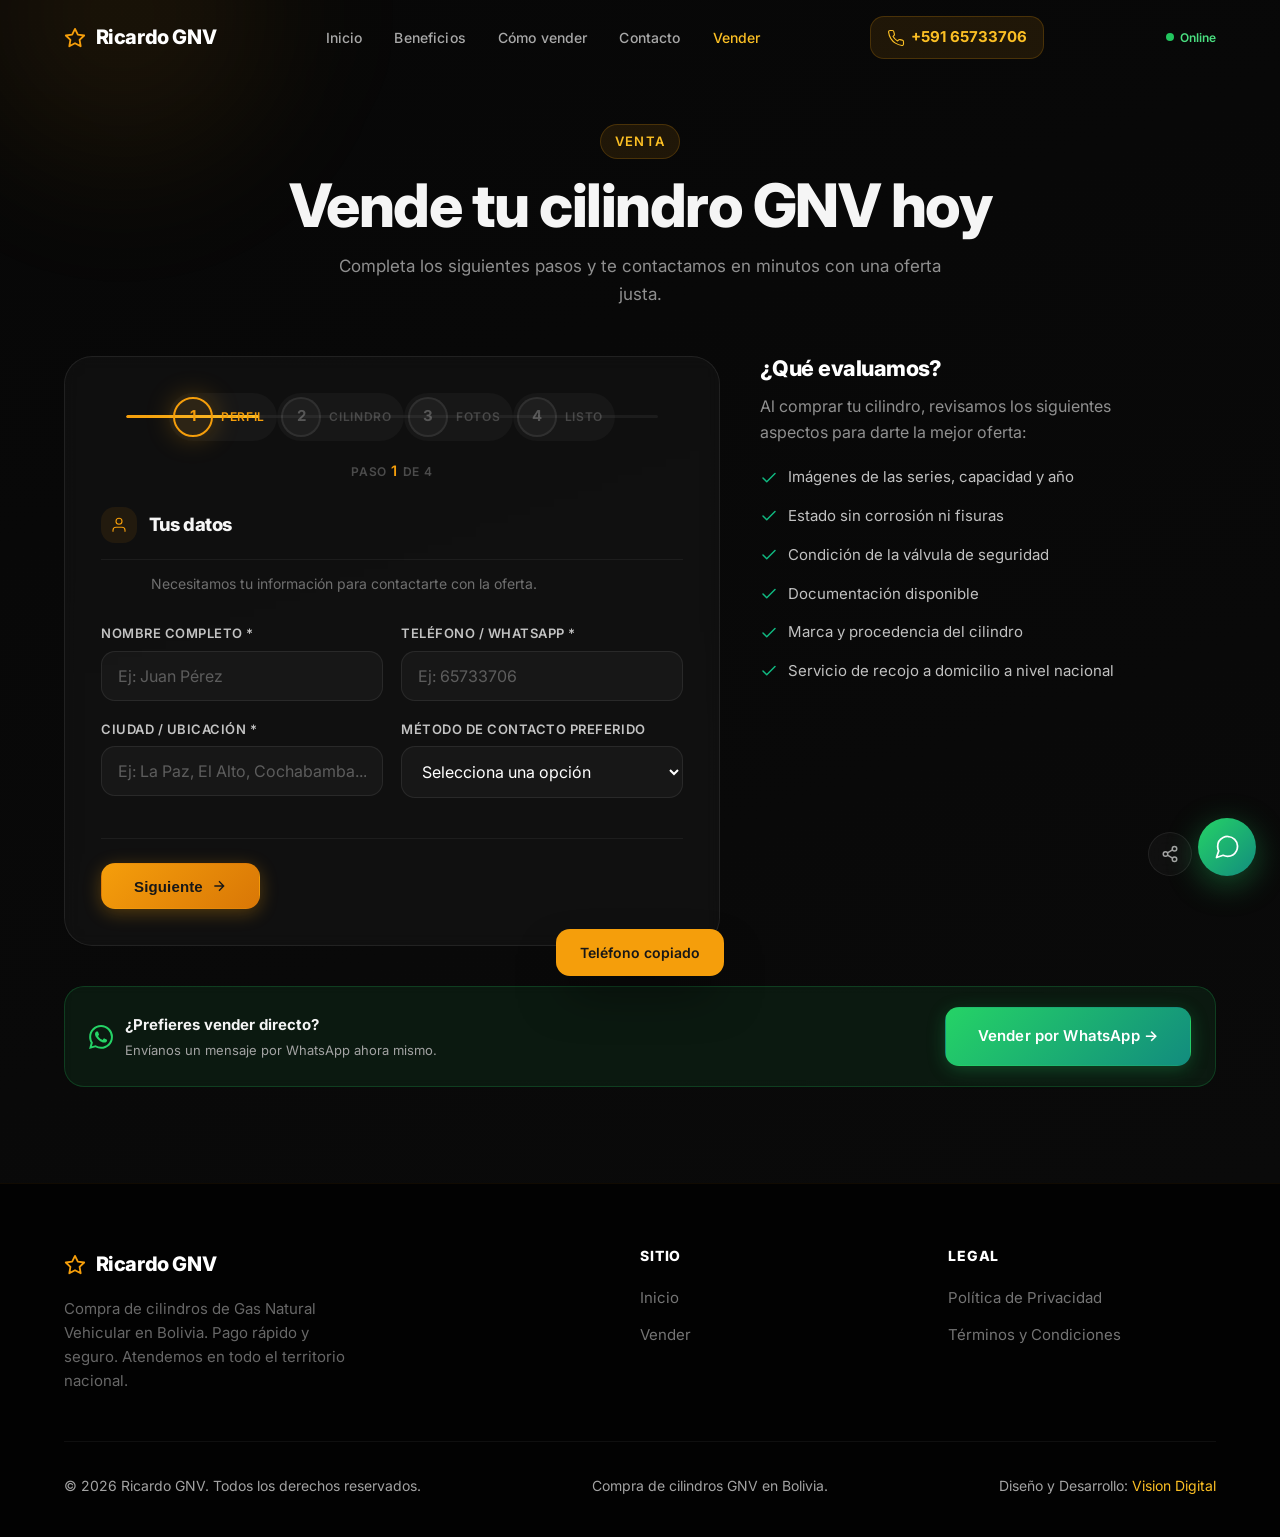
<file: vender.html>
<!DOCTYPE html>
<html lang="es-BO">
<head>
    <meta charset="UTF-8">
    <meta name="viewport" content="width=device-width, initial-scale=1.0">
    <meta http-equiv="X-UA-Compatible" content="IE=edge">
    <title>Vende tu Cilindro GNV | Ricardo GNV - Bolivia</title>
    <meta name="description" content="Vende tu cilindro de Gas Natural Vehicular (GNV) en Bolivia. Completa el formulario y recibe una oferta justa. Pago rápido y seguro. Atendemos en toda Bolivia.">
    <meta name="keywords" content="vender cilindro GNV, compra cilindros GNV, vende cilindro GNV Bolivia, pago rápido cilindro GNV">
    <meta name="author" content="Ricardo GNV">
    <meta name="robots" content="index, follow">
    <link rel="canonical" href="https://ricardo-gnv.lat/vender.html">
    <meta property="og:type" content="website">
    <meta property="og:url" content="https://ricardo-gnv.lat/vender.html">
    <meta property="og:title" content="Vende tu Cilindro GNV | Ricardo GNV - Bolivia">
    <meta property="og:description" content="Vende tu cilindro GNV. Completa el formulario y recibe una oferta justa. Pago rápido y seguro en toda Bolivia.">
    <meta property="og:image" content="img.png">
    <meta property="og:locale" content="es_BO">
    <meta property="twitter:card" content="summary_large_image">
    <meta property="twitter:url" content="https://ricardo-gnv.lat/vender.html">
    <meta property="twitter:title" content="Vende tu Cilindro GNV | Ricardo GNV - Bolivia">
    <meta property="twitter:description" content="Vende tu cilindro GNV. Completa el formulario y recibe una oferta justa. Pago rápido y seguro en toda Bolivia.">
    <meta property="twitter:image" content="img.png">
    <link rel="icon" href="data:image/svg+xml,%3Csvg xmlns='http://www.w3.org/2000/svg' viewBox='0 0 24 24' fill='none' stroke='%23f59e0b' stroke-width='2' stroke-linecap='round' stroke-linejoin='round'%3E%3Cpolygon points='12 2 15.09 8.26 22 9.27 17 14.14 18.18 21.02 12 17.77 5.82 21.02 7 14.14 2 9.27 8.91 8.26 12 2'/%3E%3C/svg%3E" type="image/svg+xml">
    <link rel="preconnect" href="https://fonts.googleapis.com">
    <link rel="preconnect" href="https://fonts.gstatic.com" crossorigin>
    <link href="https://fonts.googleapis.com/css2?family=Inter:wght@400;500;600;700;800&display=swap" rel="stylesheet">
    <link rel="preload" href="css/styles.css" as="style">
    <link rel="stylesheet" href="css/styles.css">
    <link rel="manifest" href="manifest.json">

    <script type="application/ld+json">
    {
        "@context": "https://schema.org",
        "@type": "LocalBusiness",
        "name": "Ricardo GNV",
        "description": "Compra de cilindros de Gas Natural Vehicular (GNV) en Bolivia. Pago rápido y seguro.",
        "telephone": "+59165733706",
        "address": { "@type": "PostalAddress", "streetAddress": "Av. Brasilia entre Libertad y Bélgica", "addressLocality": "Cochabamba", "addressCountry": "BO" },
        "openingHoursSpecification": [
            { "@type": "OpeningHoursSpecification", "dayOfWeek": ["Monday","Tuesday","Wednesday","Thursday","Friday"], "opens": "08:00", "closes": "18:00" },
            { "@type": "OpeningHoursSpecification", "dayOfWeek": "Saturday", "opens": "08:00", "closes": "13:00" }
        ],
        "sameAs": ["https://wa.me/59165733706"],
        "url": "https://ricardo-gnv.lat"
    }
    </script>
</head>
<body>

    <!-- Navbar -->
    <nav class="navbar scrolled" id="navbar" role="navigation" aria-label="Navegación principal">
        <div class="container">
            <a href="index.html" class="logo" aria-label="Ricardo GNV - Inicio">
                <span class="logo-icon" aria-hidden="true">
                    <svg xmlns="http://www.w3.org/2000/svg" width="22" height="22" viewBox="0 0 24 24" fill="none" stroke="currentColor" stroke-width="2" stroke-linecap="round" stroke-linejoin="round">
                        <polygon points="12 2 15.09 8.26 22 9.27 17 14.14 18.18 21.02 12 17.77 5.82 21.02 7 14.14 2 9.27 8.91 8.26 12 2"/>
                    </svg>
                </span>
                Ricardo GNV
            </a>
            <button class="menu-toggle" id="menuToggle" aria-expanded="false" aria-controls="navLinks" aria-label="Abrir menú">
                <svg xmlns="http://www.w3.org/2000/svg" fill="none" viewBox="0 0 24 24" stroke="currentColor" stroke-width="1.5" aria-hidden="true">
                    <path stroke-linecap="round" stroke-linejoin="round" d="M4 6h16M4 12h16M4 18h16" />
                </svg>
            </button>
            <div class="nav-links" id="navLinks">
                <a href="index.html">Inicio</a>
                <a href="index.html#beneficios">Beneficios</a>
                <a href="index.html#como-vender">Cómo vender</a>
                <a href="index.html#contacto">Contacto</a>
                <a href="vender.html" style="color: var(--color-primary-light);">Vender</a>
            </div>
            <a href="tel:+59165733706" class="nav-phone" aria-label="Llamar al +591 65733706">
                <svg xmlns="http://www.w3.org/2000/svg" width="18" height="18" fill="none" viewBox="0 0 24 24" stroke="currentColor" stroke-width="1.5" aria-hidden="true">
                    <path stroke-linecap="round" stroke-linejoin="round" d="M22 16.92v3a2 2 0 01-2.18 2 19.79 19.79 0 01-8.63-3.07 19.5 19.5 0 01-6-6 19.79 19.79 0 01-3.07-8.67A2 2 0 014.11 2h3a2 2 0 012 1.72c.127.96.361 1.903.7 2.81a2 2 0 01-.45 2.11L8.09 9.91a16 16 0 006 6l1.27-1.27a2 2 0 012.11-.45c.907.339 1.85.573 2.81.7A2 2 0 0122 16.92z" />
                </svg>
                +591 65733706
            </a>
            <span class="online-indicator"><span class="online-dot"></span> Online</span>
        </div>
    </nav>

    <!-- Formulario Wizard -->
    <main class="quote section-padding" style="padding-top: calc(var(--navbar-height) + 3rem); min-height: 100vh;" aria-labelledby="vender-title">
        <div class="container">
            <div class="text-center section-header">
                <span class="section-subtitle">Venta</span>
                <h1 id="vender-title">Vende tu cilindro GNV hoy</h1>
                <p>Completa los siguientes pasos y te contactamos en minutos con una oferta justa.</p>
            </div>

            <div class="quote-grid">
                <div class="quote-form-wrapper reveal" id="quoteWizard">
                    <!-- Barra de progreso -->
                    <div class="wizard-progress" role="progressbar" aria-label="Progreso del formulario" aria-valuemin="0" aria-valuemax="100">
                        <div class="step-indicator active" data-step="0" aria-current="step">
                            <span class="step-circle">1</span>
                            <span class="step-label">Perfil</span>
                        </div>
                        <div class="step-indicator" data-step="1">
                            <span class="step-circle">2</span>
                            <span class="step-label">Cilindro</span>
                        </div>
                        <div class="step-indicator" data-step="2">
                            <span class="step-circle">3</span>
                            <span class="step-label">Fotos</span>
                        </div>
                        <div class="step-indicator" data-step="3">
                            <span class="step-circle">4</span>
                            <span class="step-label">Listo</span>
                        </div>
                        <div class="progress-bar">
                            <div class="progress-fill" id="progressFill" style="width: 25%;"></div>
                        </div>
                    </div>

                    <!-- Contador -->
                    <div class="wizard-counter" id="wizardCounter">
                        <span>Paso <span class="current-step-num">1</span> de 4</span>
                    </div>

                    <form action="#" method="post" novalidate>
                        <!-- Step 1: Perfil -->
                        <div class="wizard-step active">
                            <div class="wizard-step-header">
                                <div class="step-icon">
                                    <svg width="18" height="18" viewBox="0 0 24 24" fill="none" stroke="currentColor" stroke-width="1.5"><path d="M20 21v-2a4 4 0 00-4-4H8a4 4 0 00-4 4v2"/><circle cx="12" cy="7" r="4"/></svg>
                                </div>
                                <h4>Tus datos</h4>
                            </div>
                            <p class="wizard-subtitle">Necesitamos tu información para contactarte con la oferta.</p>
                            <div class="wizard-row">
                                <div class="form-group">
                                    <label for="nombre">Nombre completo *</label>
                                    <input type="text" id="nombre" name="nombre" placeholder="Ej: Juan Pérez" required autocomplete="name">
                                </div>
                                <div class="form-group">
                                    <label for="telefono">Teléfono / WhatsApp *</label>
                                    <input type="tel" id="telefono" name="telefono" placeholder="Ej: 65733706" required autocomplete="tel">
                                </div>
                                <div class="form-group">
                                    <label for="ubicacion">Ciudad / Ubicación *</label>
                                    <input type="text" id="ubicacion" name="ubicacion" placeholder="Ej: La Paz, El Alto, Cochabamba..." required>
                                </div>
                                <div class="form-group">
                                    <label for="contacto_pref">Método de contacto preferido</label>
                                    <select id="contacto_pref" name="contacto_pref" required>
                                        <option value="" disabled selected>Selecciona una opción</option>
                                        <option value="whatsapp">WhatsApp</option>
                                        <option value="llamada">Llamada telefónica</option>
                                    </select>
                                </div>
                            </div>
                        </div>

                        <!-- Step 2: Datos del cilindro -->
                        <div class="wizard-step">
                            <div class="wizard-step-header">
                                <div class="step-icon">
                                    <svg width="18" height="18" viewBox="0 0 24 24" fill="none" stroke="currentColor" stroke-width="1.5"><rect x="2" y="3" width="20" height="14" rx="2"/><line x1="8" y1="21" x2="16" y2="21"/><line x1="12" y1="17" x2="12" y2="21"/></svg>
                                </div>
                                <h4>Datos del cilindro</h4>
                            </div>
                            <p class="wizard-subtitle">Cuéntanos las características del cilindro que quieres vender.</p>
                            <div class="wizard-row">
                                <div class="form-group">
                                    <label for="capacidad">Capacidad *</label>
                                    <select id="capacidad" name="capacidad" required>
                                        <option value="" disabled selected>Selecciona una capacidad</option>
                                        <option value="40L">40 litros</option>
                                        <option value="50L">50 litros</option>
                                        <option value="60L">60 litros</option>
                                        <option value="80L">80 litros</option>
                                        <option value="100L">100 litros</option>
                                        <option value="120L">120 litros</option>
                                        <option value="otro">Otra / No estoy seguro</option>
                                    </select>
                                </div>
                                <div class="form-group">
                                    <label for="estado">Estado *</label>
                                    <select id="estado" name="estado" required>
                                        <option value="" disabled selected>Selecciona el estado</option>
                                        <option value="sin-fisuras">Sin fisuras ni grietas</option>
                                        <option value="leves-detalles">Leves detalles estéticos</option>
                                        <option value="no-se">No estoy seguro</option>
                                    </select>
                                </div>
                                <div class="form-group">
                                    <label for="marca">Marca del cilindro</label>
                                    <input type="text" id="marca" name="marca" placeholder="Ej: Inflex, Luxfer...">
                                </div>
                                <div class="form-group">
                                    <label for="anio">Año aproximado</label>
                                    <input type="text" id="anio" name="anio" placeholder="Ej: 2018">
                                </div>
                            </div>
                        </div>

                        <!-- Step 3: Fotos -->
                        <div class="wizard-step">
                            <div class="wizard-step-header">
                                <div class="step-icon">
                                    <svg width="18" height="18" viewBox="0 0 24 24" fill="none" stroke="currentColor" stroke-width="1.5"><rect x="3" y="3" width="18" height="18" rx="2"/><circle cx="8.5" cy="8.5" r="1.5"/><polyline points="21 15 16 10 5 21"/></svg>
                                </div>
                                <h4>Fotos del cilindro</h4>
                            </div>
                            <p class="wizard-subtitle">Sube tus fotos aquí para previsualizarlas. Al enviar el formulario, te pediremos que las compartas por WhatsApp.</p>
                            <div class="file-upload-zone" id="dropZone">
                                <div class="upload-icon">
                                    <svg width="24" height="24" viewBox="0 0 24 24" fill="none" stroke="currentColor" stroke-width="1.5"><path d="M21 15v4a2 2 0 01-2 2H5a2 2 0 01-2-2v-4"/><polyline points="17 8 12 3 7 8"/><line x1="12" y1="3" x2="12" y2="15"/></svg>
                                </div>
                                <p>Arrastra fotos aquí o haz clic para seleccionar</p>
                                <small>Máximo 5 fotos. Formatos: JPG, PNG, WEBP.</small>
                                <input type="file" id="fileInput" accept="image/*" multiple hidden>
                            </div>
                            <div class="file-preview-grid" id="filePreview"></div>
                        </div>

                        <!-- Step 4: Confirmación -->
                        <div class="wizard-step">
                            <div class="wizard-step-header">
                                <div class="step-icon">
                                    <svg width="18" height="18" viewBox="0 0 24 24" fill="none" stroke="currentColor" stroke-width="1.5"><path d="M9 12l2 2 4-4"/><circle cx="12" cy="12" r="10"/></svg>
                                </div>
                                <h4>Revisión y confirmación</h4>
                            </div>
                            <p class="wizard-subtitle">Verifica que los datos sean correctos antes de enviar tu solicitud.</p>
                            <div class="summary-box">
                                <div class="summary-row"><span>Nombre</span><span id="summaryNombre">—</span></div>
                                <div class="summary-row"><span>Teléfono</span><span id="summaryTelefono">—</span></div>
                                <div class="summary-row"><span>Ciudad</span><span id="summaryCiudad">—</span></div>
                                <div class="summary-row"><span>Capacidad</span><span id="summaryCapacidad">—</span></div>
                                <div class="summary-row"><span>Estado</span><span id="summaryEstado">—</span></div>
                                <div class="summary-row"><span>Marca</span><span id="summaryMarca">—</span></div>
                                <div class="summary-row"><span>Año aprox.</span><span id="summaryAnio">—</span></div>
                                <div class="summary-row"><span>Fotos</span><span id="summaryFotos">—</span></div>
                            </div>
                            <div class="form-group checkbox-group" style="margin-top: 1.25rem;">
                                <input type="checkbox" id="privacyCheck" name="privacyCheck" required>
                                <label for="privacyCheck">
                                    He leído y acepto la <a href="legal/privacidad.html" target="_blank" rel="noopener noreferrer">Política de Privacidad</a> *
                                </label>
                            </div>
                        </div>

                        <!-- Éxito -->
                        <div class="form-success form-success-scene" id="formSuccess" role="status" hidden tabindex="-1">
                            <div class="success-icon">&#10003;</div>
                            <h3 style="color:var(--color-text); margin-bottom:0.5rem;">Solicitud enviada</h3>
                            <p>Se abrió WhatsApp con todos tus datos. <strong>Envía las fotos del cilindro por el chat</strong> y te responderemos con una oferta en minutos.</p>
                        </div>

                        <!-- Navegación -->
                        <div class="wizard-buttons">
                            <button type="button" class="btn btn-outline" id="wizardPrev" style="display:none;">
                                <svg width="16" height="16" viewBox="0 0 24 24" fill="none" stroke="currentColor" stroke-width="2"><path d="M19 12H5M12 19l-7-7 7-7"/></svg> Anterior
                            </button>
                            <button type="button" class="btn btn-primary" id="wizardNext">Siguiente <svg width="16" height="16" viewBox="0 0 24 24" fill="none" stroke="currentColor" stroke-width="2"><path d="M5 12h14M12 5l7 7-7 7"/></svg></button>
                            <button type="submit" class="btn btn-whatsapp" id="wizardSubmit" style="display:none;">Enviar por WhatsApp</button>
                        </div>
                    </form>
                </div>

                <div class="quote-info reveal">
                    <h3>¿Qué evaluamos?</h3>
                    <p>Al comprar tu cilindro, revisamos los siguientes aspectos para darte la mejor oferta:</p>
                    <ul>
                        <li>Imágenes de las series, capacidad y año</li>
                        <li>Estado sin corrosión ni fisuras</li>
                        <li>Condición de la válvula de seguridad</li>
                        <li>Documentación disponible</li>
                        <li>Marca y procedencia del cilindro</li>
                        <li>Servicio de recojo a domicilio a nivel nacional</li>
                    </ul>
                </div>
            </div>

            <!-- WhatsApp rápido -->
            <div class="quick-wa reveal">
                <div class="quick-wa-content">
                    <svg width="24" height="24" viewBox="0 0 24 24" fill="currentColor"><path d="M17.472 14.382c-.297-.149-1.758-.867-2.03-.967-.273-.099-.471-.148-.67.15-.197.297-.767.966-.94 1.164-.173.199-.347.223-.644.075-.297-.15-1.255-.463-2.39-1.475-.883-.788-1.48-1.761-1.653-2.059-.173-.297-.018-.458.13-.606.134-.133.298-.347.446-.52.149-.174.198-.298.298-.497.099-.198.05-.371-.025-.52-.075-.149-.669-1.612-.916-2.207-.242-.579-.487-.5-.669-.51-.173-.008-.371-.008-.57-.008-.198 0-.52.074-.792.372-.272.297-1.04 1.016-1.04 2.479 0 1.462 1.065 2.875 1.213 3.074.149.198 2.096 3.2 5.077 4.487.709.306 1.262.489 1.694.625.712.227 1.36.195 1.871.118.571-.085 1.758-.719 2.006-1.413.248-.694.248-1.289.173-1.413-.074-.124-.272-.198-.57-.347m-5.421 7.403h-.004a9.87 9.87 0 01-5.031-1.378l-.361-.214-3.741.982.998-3.648-.235-.374a9.86 9.86 0 01-1.51-5.26c.001-5.45 4.436-9.884 9.888-9.884 2.64 0 5.122 1.03 6.988 2.898a9.825 9.825 0 012.893 6.994c-.003 5.45-4.437 9.884-9.885 9.884m8.413-18.297A11.815 11.815 0 0012.05 0C5.495 0 .16 5.335.157 11.892c0 2.096.547 4.142 1.588 5.945L.057 24l6.305-1.654a11.882 11.882 0 005.683 1.448h.005c6.554 0 11.89-5.335 11.893-11.893a11.821 11.821 0 00-3.48-8.413"/></svg>
                    <div>
                        <strong>¿Prefieres vender directo?</strong>
                        <p>Envíanos un mensaje por WhatsApp ahora mismo.</p>
                    </div>
                </div>
                <a href="https://wa.me/59165733706?text=Hola%20Ricardo%20GNV,%20quiero%20vender%20mi%20cilindro%20GNV.%20Te%20env%C3%ADo%20los%20datos:%0A-%20Capacidad:%20%0A-%20Estado:%20%0A-%20Ubicaci%C3%B3n:%20%0A-%20Mi%20nombre:%20" target="_blank" rel="noopener noreferrer" class="btn btn-whatsapp">
                    Vender por WhatsApp &rarr;
                </a>
            </div>
        </div>
    </main>

    <!-- Footer -->
    <footer class="footer" role="contentinfo">
        <div class="container">
            <div class="footer-grid">
                <div class="footer-brand">
                    <a href="index.html" class="logo" aria-label="Ricardo GNV">
                        <span class="logo-icon" aria-hidden="true">
                            <svg xmlns="http://www.w3.org/2000/svg" width="22" height="22" viewBox="0 0 24 24" fill="none" stroke="currentColor" stroke-width="2" stroke-linecap="round" stroke-linejoin="round">
                                <polygon points="12 2 15.09 8.26 22 9.27 17 14.14 18.18 21.02 12 17.77 5.82 21.02 7 14.14 2 9.27 8.91 8.26 12 2"/>
                            </svg>
                        </span>
                        Ricardo GNV
                    </a>
                    <p>Compra de cilindros de Gas Natural Vehicular en Bolivia. Pago rápido y seguro. Atendemos en todo el territorio nacional.</p>
                </div>
                <div class="footer-links">
                    <h4>Sitio</h4>
                    <ul>
                        <li><a href="index.html">Inicio</a></li>
                        <li><a href="vender.html">Vender</a></li>
                    </ul>
                </div>
                <div class="footer-links">
                    <h4>Legal</h4>
                    <ul>
                        <li><a href="legal/privacidad.html">Política de Privacidad</a></li>
                        <li><a href="legal/terminos.html">Términos y Condiciones</a></li>
                    </ul>
                </div>
            </div>
            <div class="footer-bottom">
                <p>&copy; 2026 Ricardo GNV. Todos los derechos reservados.</p>
                <p>Compra de cilindros GNV en Bolivia.</p>
                <p>Diseño y Desarrollo: <a href="https://www.visiondigital.lat" target="_blank" rel="noopener noreferrer" style="color: var(--color-primary-light);">Vision Digital</a></p>
            </div>
        </div>
    </footer>

    <!-- WhatsApp -->
    <a href="https://wa.me/59165733706?text=Hola%20Ricardo%20GNV,%20quiero%20vender%20mi%20cilindro%20de%20GNV" class="whatsapp-float" target="_blank" rel="noopener noreferrer" aria-label="Chatear por WhatsApp">
        <svg xmlns="http://www.w3.org/2000/svg" width="28" height="28" viewBox="0 0 24 24" fill="none" stroke="currentColor" stroke-width="1.5" stroke-linecap="round" stroke-linejoin="round" aria-hidden="true">
            <path d="M21 11.5a8.38 8.38 0 01-.9 3.8 8.5 8.5 0 01-7.6 4.7 8.38 8.38 0 01-3.8-.9L3 21l1.9-5.7a8.38 8.38 0 01-.9-3.8 8.5 8.5 0 014.7-7.6 8.38 8.38 0 013.8-.9h.5a8.48 8.48 0 018 8v.5z"/>
        </svg>
    </a>

    <script src="js/main.js"></script>

    <button class="scroll-top" id="scrollTop" aria-label="Volver arriba" title="Volver arriba">
        <svg width="20" height="20" viewBox="0 0 24 24" fill="none" stroke="currentColor" stroke-width="2"><path d="M18 15l-6-6-6 6"/></svg>
    </button>

    <button class="share-float" id="shareBtn" aria-label="Compartir" title="Compartir">
        <svg width="18" height="18" viewBox="0 0 24 24" fill="none" stroke="currentColor" stroke-width="2"><circle cx="18" cy="5" r="3"/><circle cx="6" cy="12" r="3"/><circle cx="18" cy="19" r="3"/><path d="M8.59 13.51l6.83 3.98M15.41 6.51l-6.82 3.98"/></svg>
    </button>

    <div class="copy-toast" id="copyToast">Teléfono copiado</div>
</body>
</html>
</file>
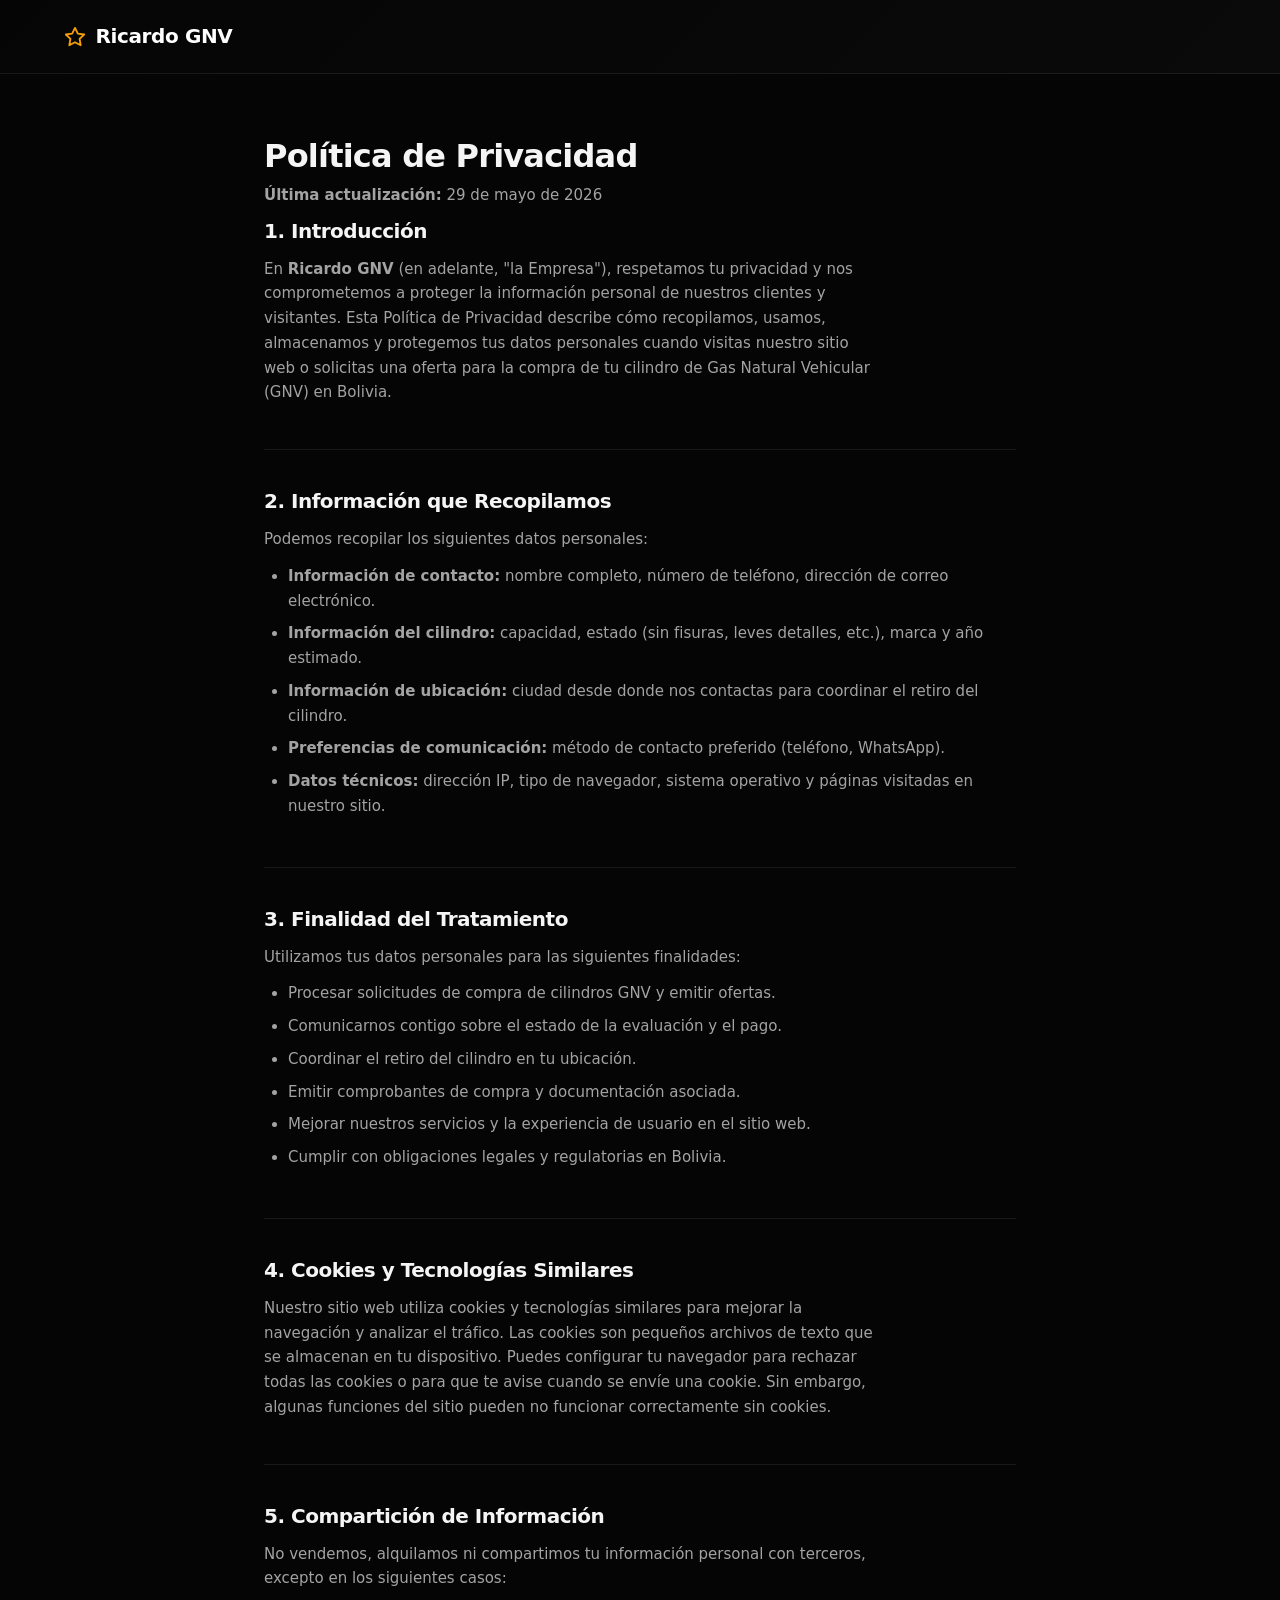
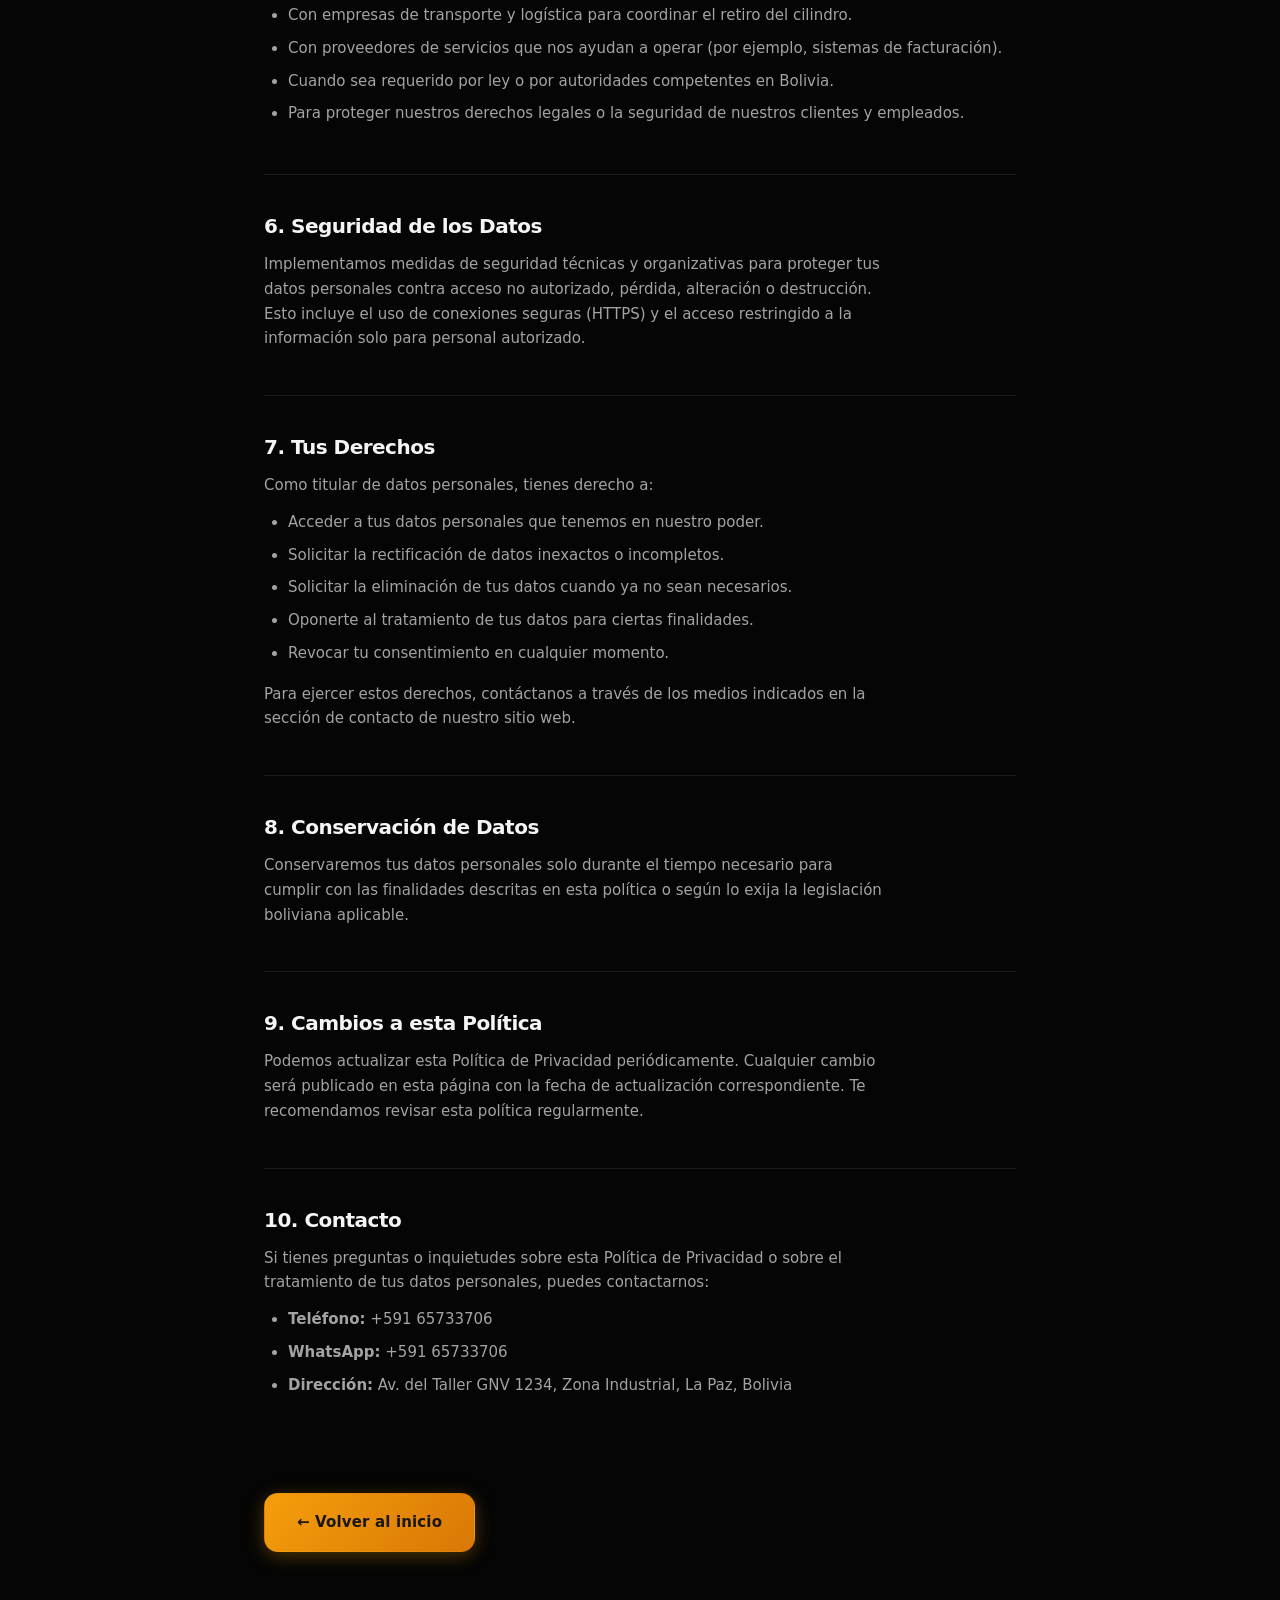
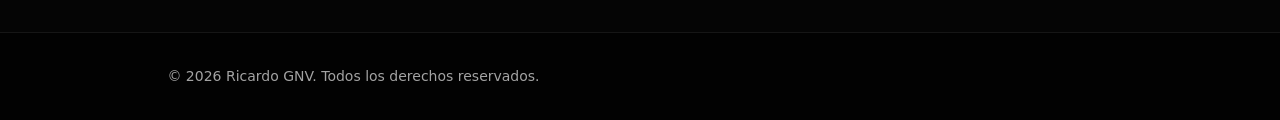
<file: legal/privacidad.html>
<!DOCTYPE html>
<html lang="es-BO">
<head>
    <meta charset="UTF-8">
    <meta name="viewport" content="width=device-width, initial-scale=1.0">
    <title>Política de Privacidad | Ricardo GNV - Bolivia</title>
    <meta name="description" content="Política de privacidad de Ricardo GNV. Conoce cómo protegemos tu información personal al comprar tu cilindro GNV en Bolivia.">
    <link rel="stylesheet" href="../css/styles.css">
    <link rel="icon" href="data:image/svg+xml,%3Csvg xmlns='http://www.w3.org/2000/svg' viewBox='0 0 24 24' fill='none' stroke='%23f59e0b' stroke-width='2' stroke-linecap='round' stroke-linejoin='round'%3E%3Cpolygon points='12 2 15.09 8.26 22 9.27 17 14.14 18.18 21.02 12 17.77 5.82 21.02 7 14.14 2 9.27 8.91 8.26 12 2'/%3E%3C/svg%3E" type="image/svg+xml">
</head>
<body>
    <header class="legal-header">
        <div class="container">
            <a href="../index.html" class="logo" aria-label="Volver al inicio">
                <span class="logo-icon" aria-hidden="true">
                    <svg xmlns="http://www.w3.org/2000/svg" width="22" height="22" viewBox="0 0 24 24" fill="none" stroke="currentColor" stroke-width="2" stroke-linecap="round" stroke-linejoin="round">
                        <polygon points="12 2 15.09 8.26 22 9.27 17 14.14 18.18 21.02 12 17.77 5.82 21.02 7 14.14 2 9.27 8.91 8.26 12 2"/>
                    </svg>
                </span>
                Ricardo GNV
            </a>
        </div>
    </header>

    <main class="legal-page container">
        <h1>Política de Privacidad</h1>
        <p class="legal-date"><strong>Última actualización:</strong> 29 de mayo de 2026</p>

        <section>
            <h2>1. Introducción</h2>
            <p>En <strong>Ricardo GNV</strong> (en adelante, "la Empresa"), respetamos tu privacidad y nos comprometemos a proteger la información personal de nuestros clientes y visitantes. Esta Política de Privacidad describe cómo recopilamos, usamos, almacenamos y protegemos tus datos personales cuando visitas nuestro sitio web o solicitas una oferta para la compra de tu cilindro de Gas Natural Vehicular (GNV) en Bolivia.</p>
        </section>

        <section>
            <h2>2. Información que Recopilamos</h2>
            <p>Podemos recopilar los siguientes datos personales:</p>
            <ul>
                <li><strong>Información de contacto:</strong> nombre completo, número de teléfono, dirección de correo electrónico.</li>
                <li><strong>Información del cilindro:</strong> capacidad, estado (sin fisuras, leves detalles, etc.), marca y año estimado.</li>
                <li><strong>Información de ubicación:</strong> ciudad desde donde nos contactas para coordinar el retiro del cilindro.</li>
                <li><strong>Preferencias de comunicación:</strong> método de contacto preferido (teléfono, WhatsApp).</li>
                <li><strong>Datos técnicos:</strong> dirección IP, tipo de navegador, sistema operativo y páginas visitadas en nuestro sitio.</li>
            </ul>
        </section>

        <section>
            <h2>3. Finalidad del Tratamiento</h2>
            <p>Utilizamos tus datos personales para las siguientes finalidades:</p>
            <ul>
                <li>Procesar solicitudes de compra de cilindros GNV y emitir ofertas.</li>
                <li>Comunicarnos contigo sobre el estado de la evaluación y el pago.</li>
                <li>Coordinar el retiro del cilindro en tu ubicación.</li>
                <li>Emitir comprobantes de compra y documentación asociada.</li>
                <li>Mejorar nuestros servicios y la experiencia de usuario en el sitio web.</li>
                <li>Cumplir con obligaciones legales y regulatorias en Bolivia.</li>
            </ul>
        </section>

        <section>
            <h2>4. Cookies y Tecnologías Similares</h2>
            <p>Nuestro sitio web utiliza cookies y tecnologías similares para mejorar la navegación y analizar el tráfico. Las cookies son pequeños archivos de texto que se almacenan en tu dispositivo. Puedes configurar tu navegador para rechazar todas las cookies o para que te avise cuando se envíe una cookie. Sin embargo, algunas funciones del sitio pueden no funcionar correctamente sin cookies.</p>
        </section>

        <section>
            <h2>5. Compartición de Información</h2>
            <p>No vendemos, alquilamos ni compartimos tu información personal con terceros, excepto en los siguientes casos:</p>
            <ul>
                <li>Con empresas de transporte y logística para coordinar el retiro del cilindro.</li>
                <li>Con proveedores de servicios que nos ayudan a operar (por ejemplo, sistemas de facturación).</li>
                <li>Cuando sea requerido por ley o por autoridades competentes en Bolivia.</li>
                <li>Para proteger nuestros derechos legales o la seguridad de nuestros clientes y empleados.</li>
            </ul>
        </section>

        <section>
            <h2>6. Seguridad de los Datos</h2>
            <p>Implementamos medidas de seguridad técnicas y organizativas para proteger tus datos personales contra acceso no autorizado, pérdida, alteración o destrucción. Esto incluye el uso de conexiones seguras (HTTPS) y el acceso restringido a la información solo para personal autorizado.</p>
        </section>

        <section>
            <h2>7. Tus Derechos</h2>
            <p>Como titular de datos personales, tienes derecho a:</p>
            <ul>
                <li>Acceder a tus datos personales que tenemos en nuestro poder.</li>
                <li>Solicitar la rectificación de datos inexactos o incompletos.</li>
                <li>Solicitar la eliminación de tus datos cuando ya no sean necesarios.</li>
                <li>Oponerte al tratamiento de tus datos para ciertas finalidades.</li>
                <li>Revocar tu consentimiento en cualquier momento.</li>
            </ul>
            <p>Para ejercer estos derechos, contáctanos a través de los medios indicados en la sección de contacto de nuestro sitio web.</p>
        </section>

        <section>
            <h2>8. Conservación de Datos</h2>
            <p>Conservaremos tus datos personales solo durante el tiempo necesario para cumplir con las finalidades descritas en esta política o según lo exija la legislación boliviana aplicable.</p>
        </section>

        <section>
            <h2>9. Cambios a esta Política</h2>
            <p>Podemos actualizar esta Política de Privacidad periódicamente. Cualquier cambio será publicado en esta página con la fecha de actualización correspondiente. Te recomendamos revisar esta política regularmente.</p>
        </section>

        <section>
            <h2>10. Contacto</h2>
            <p>Si tienes preguntas o inquietudes sobre esta Política de Privacidad o sobre el tratamiento de tus datos personales, puedes contactarnos:</p>
            <ul>
                <li><strong>Teléfono:</strong> +591 65733706</li>
                <li><strong>WhatsApp:</strong> +591 65733706</li>
                <li><strong>Dirección:</strong> Av. del Taller GNV 1234, Zona Industrial, La Paz, Bolivia</li>
            </ul>
        </section>

        <div class="legal-back">
            <a href="../index.html" class="btn btn-primary">&larr; Volver al inicio</a>
        </div>
    </main>

    <footer class="legal-footer">
        <div class="container">
            <p>&copy; 2026 Ricardo GNV. Todos los derechos reservados.</p>
        </div>
    </footer>
</body>
</html>
</file>
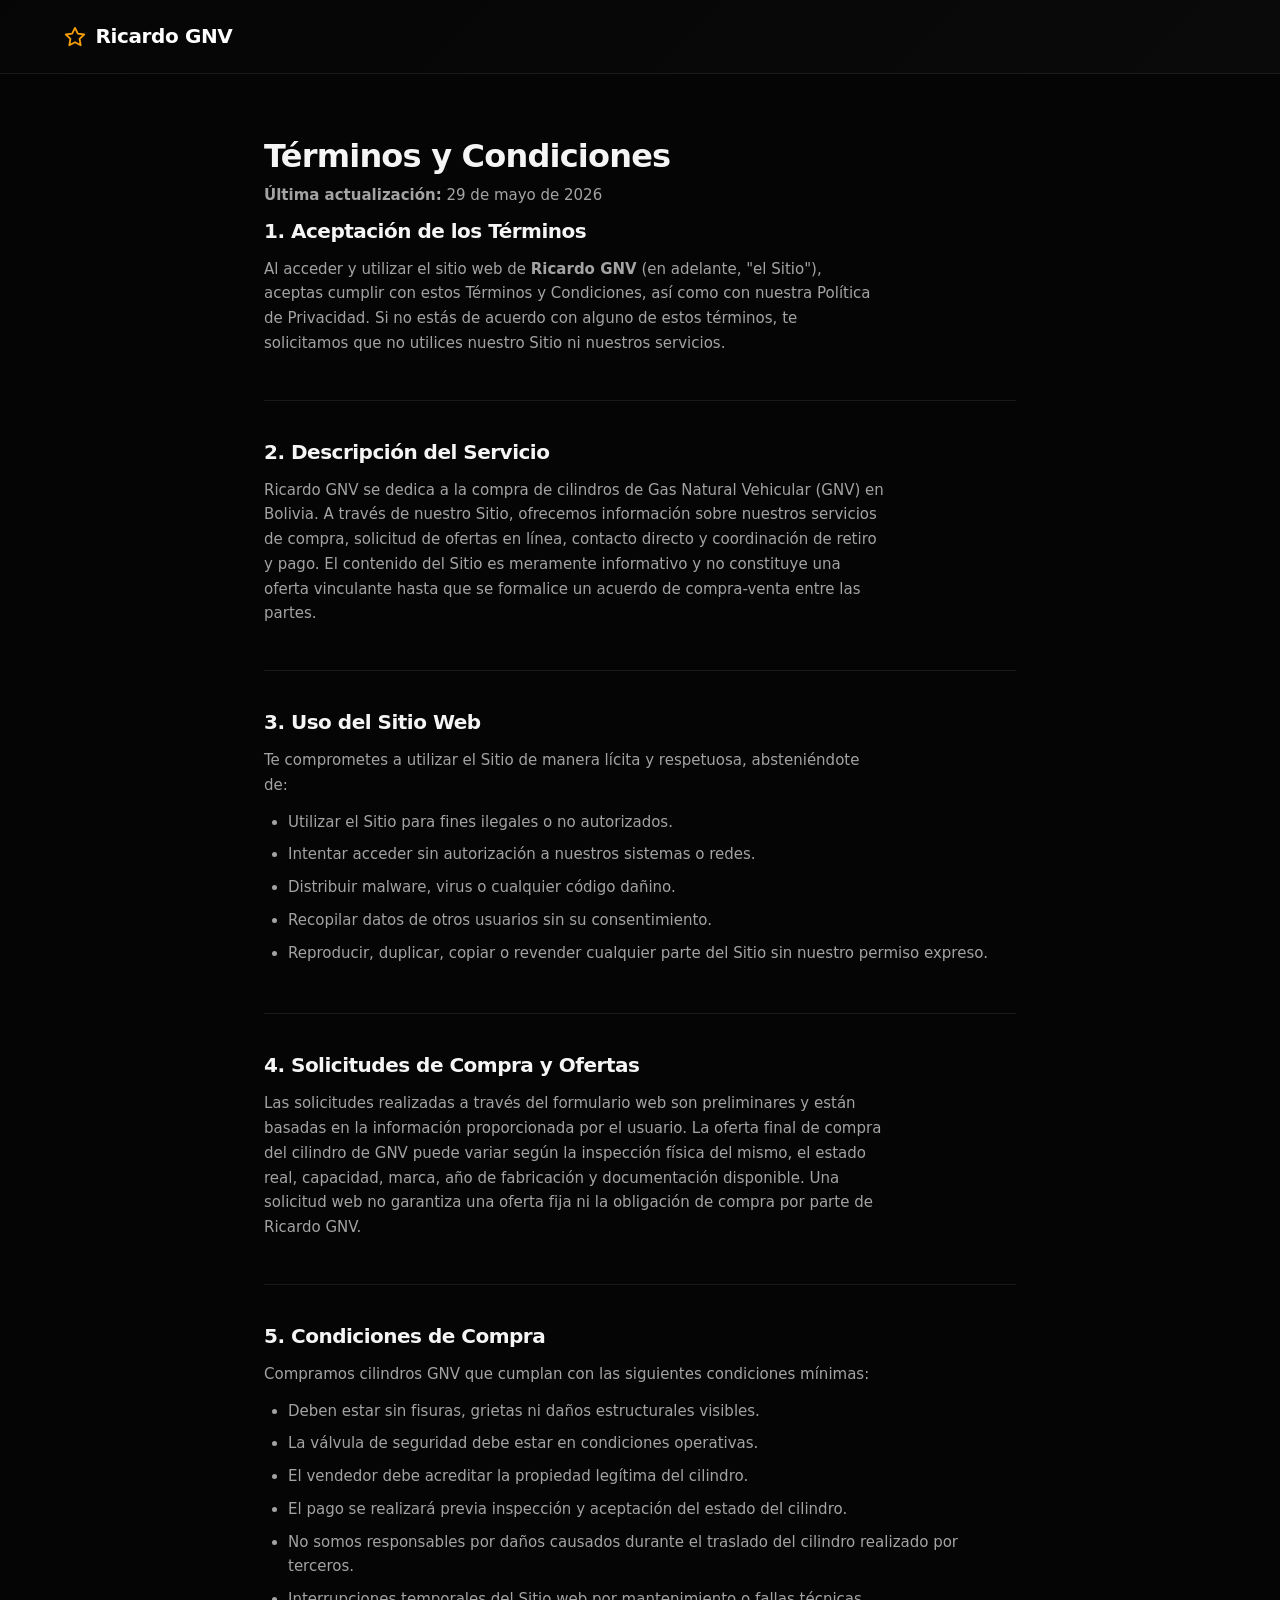
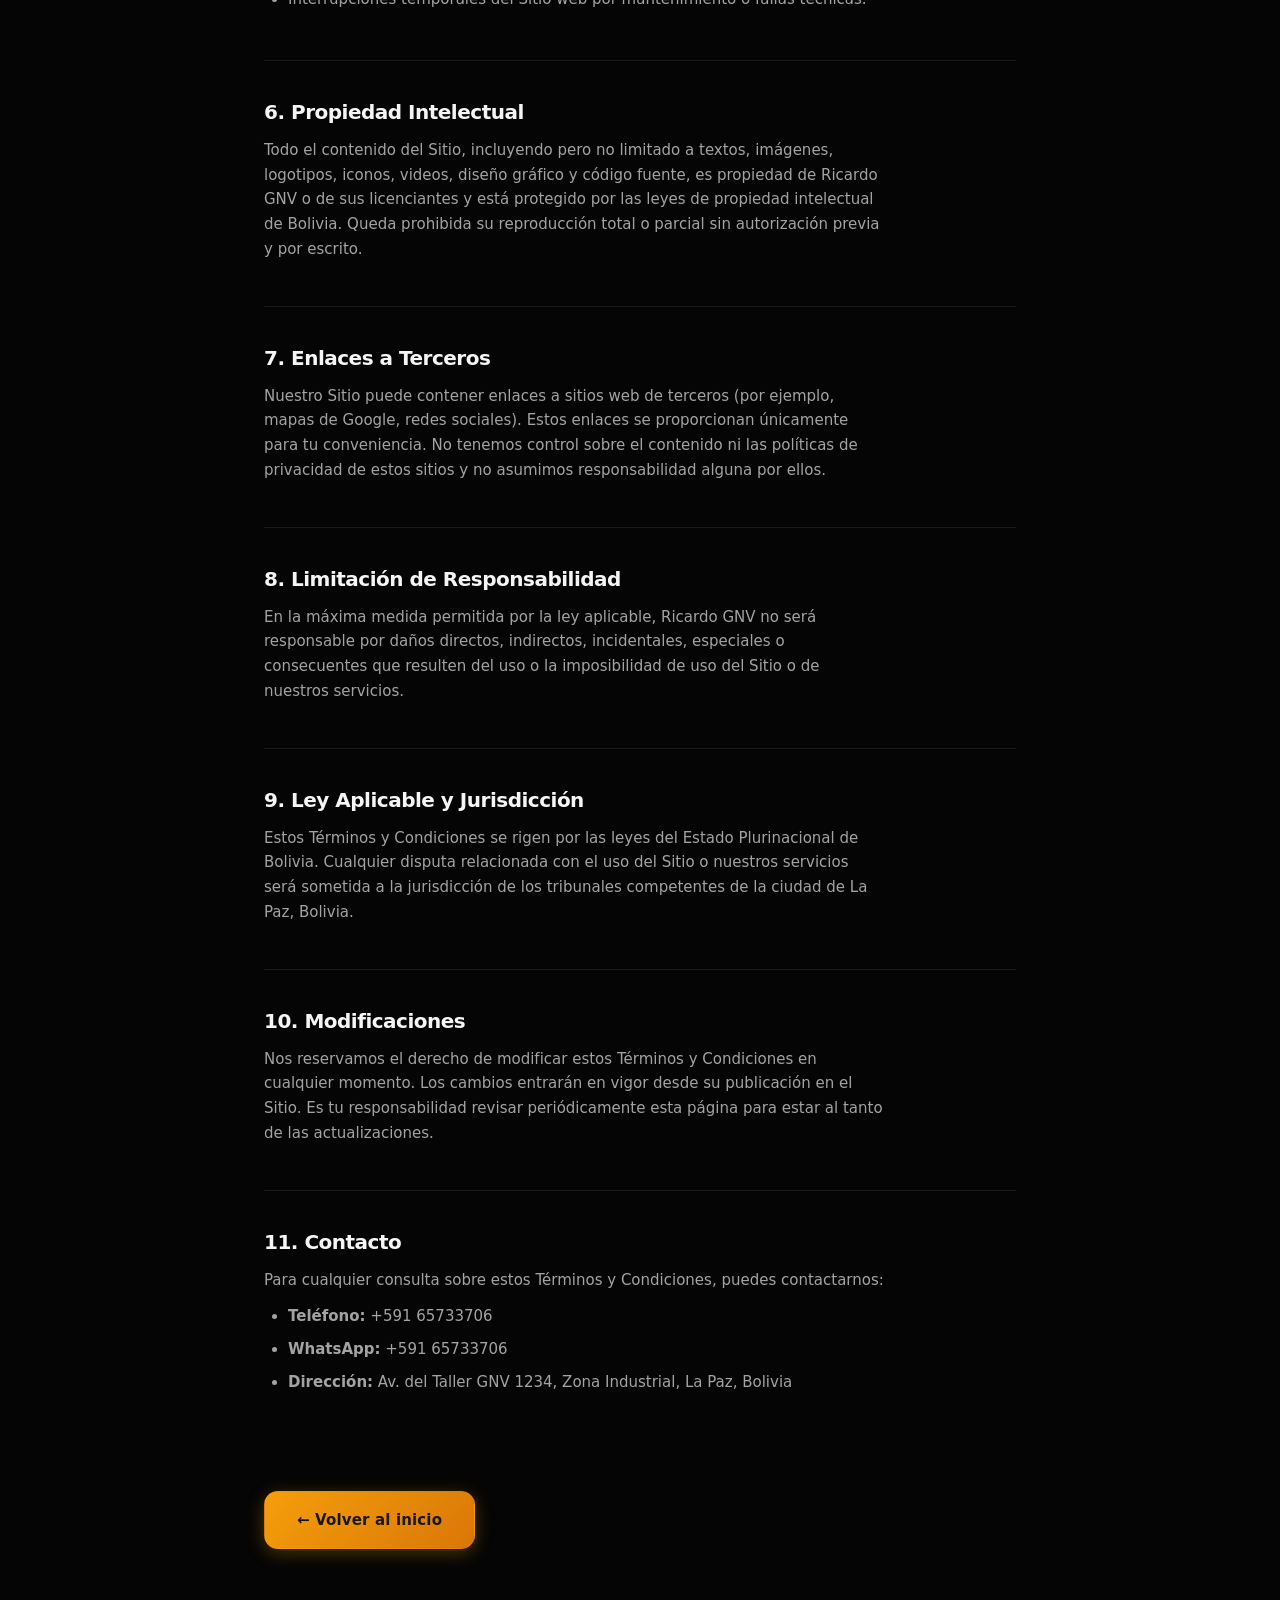
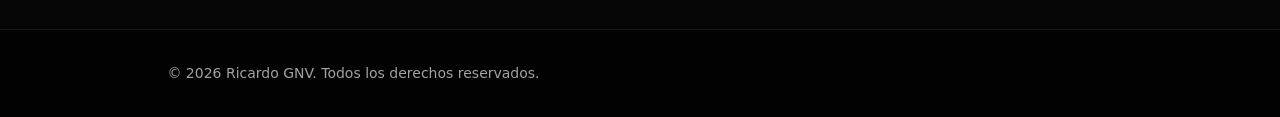
<file: legal/terminos.html>
<!DOCTYPE html>
<html lang="es-BO">
<head>
    <meta charset="UTF-8">
    <meta name="viewport" content="width=device-width, initial-scale=1.0">
    <title>Términos y Condiciones | Ricardo GNV - Bolivia</title>
    <meta name="description" content="Términos y condiciones de uso del sitio web y servicios de compra de cilindros GNV de Ricardo GNV en Bolivia.">
    <link rel="stylesheet" href="../css/styles.css">
    <link rel="icon" href="data:image/svg+xml,%3Csvg xmlns='http://www.w3.org/2000/svg' viewBox='0 0 24 24' fill='none' stroke='%23f59e0b' stroke-width='2' stroke-linecap='round' stroke-linejoin='round'%3E%3Cpolygon points='12 2 15.09 8.26 22 9.27 17 14.14 18.18 21.02 12 17.77 5.82 21.02 7 14.14 2 9.27 8.91 8.26 12 2'/%3E%3C/svg%3E" type="image/svg+xml">
</head>
<body>
    <header class="legal-header">
        <div class="container">
            <a href="../index.html" class="logo" aria-label="Volver al inicio">
                <span class="logo-icon" aria-hidden="true">
                    <svg xmlns="http://www.w3.org/2000/svg" width="22" height="22" viewBox="0 0 24 24" fill="none" stroke="currentColor" stroke-width="2" stroke-linecap="round" stroke-linejoin="round">
                        <polygon points="12 2 15.09 8.26 22 9.27 17 14.14 18.18 21.02 12 17.77 5.82 21.02 7 14.14 2 9.27 8.91 8.26 12 2"/>
                    </svg>
                </span>
                Ricardo GNV
            </a>
        </div>
    </header>

    <main class="legal-page container">
        <h1>Términos y Condiciones</h1>
        <p class="legal-date"><strong>Última actualización:</strong> 29 de mayo de 2026</p>

        <section>
            <h2>1. Aceptación de los Términos</h2>
            <p>Al acceder y utilizar el sitio web de <strong>Ricardo GNV</strong> (en adelante, "el Sitio"), aceptas cumplir con estos Términos y Condiciones, así como con nuestra Política de Privacidad. Si no estás de acuerdo con alguno de estos términos, te solicitamos que no utilices nuestro Sitio ni nuestros servicios.</p>
        </section>

        <section>
            <h2>2. Descripción del Servicio</h2>
            <p>Ricardo GNV se dedica a la compra de cilindros de Gas Natural Vehicular (GNV) en Bolivia. A través de nuestro Sitio, ofrecemos información sobre nuestros servicios de compra, solicitud de ofertas en línea, contacto directo y coordinación de retiro y pago. El contenido del Sitio es meramente informativo y no constituye una oferta vinculante hasta que se formalice un acuerdo de compra-venta entre las partes.</p>
        </section>

        <section>
            <h2>3. Uso del Sitio Web</h2>
            <p>Te comprometes a utilizar el Sitio de manera lícita y respetuosa, absteniéndote de:</p>
            <ul>
                <li>Utilizar el Sitio para fines ilegales o no autorizados.</li>
                <li>Intentar acceder sin autorización a nuestros sistemas o redes.</li>
                <li>Distribuir malware, virus o cualquier código dañino.</li>
                <li>Recopilar datos de otros usuarios sin su consentimiento.</li>
                <li>Reproducir, duplicar, copiar o revender cualquier parte del Sitio sin nuestro permiso expreso.</li>
            </ul>
        </section>

        <section>
            <h2>4. Solicitudes de Compra y Ofertas</h2>
            <p>Las solicitudes realizadas a través del formulario web son preliminares y están basadas en la información proporcionada por el usuario. La oferta final de compra del cilindro de GNV puede variar según la inspección física del mismo, el estado real, capacidad, marca, año de fabricación y documentación disponible. Una solicitud web no garantiza una oferta fija ni la obligación de compra por parte de Ricardo GNV.</p>
        </section>

        <section>
            <h2>5. Condiciones de Compra</h2>
            <p>Compramos cilindros GNV que cumplan con las siguientes condiciones mínimas:</p>
            <ul>
                <li>Deben estar sin fisuras, grietas ni daños estructurales visibles.</li>
                <li>La válvula de seguridad debe estar en condiciones operativas.</li>
                <li>El vendedor debe acreditar la propiedad legítima del cilindro.</li>
                <li>El pago se realizará previa inspección y aceptación del estado del cilindro.</li>
                <li>No somos responsables por daños causados durante el traslado del cilindro realizado por terceros.</li>
                <li>Interrupciones temporales del Sitio web por mantenimiento o fallas técnicas.</li>
            </ul>
        </section>

        <section>
            <h2>6. Propiedad Intelectual</h2>
            <p>Todo el contenido del Sitio, incluyendo pero no limitado a textos, imágenes, logotipos, iconos, videos, diseño gráfico y código fuente, es propiedad de Ricardo GNV o de sus licenciantes y está protegido por las leyes de propiedad intelectual de Bolivia. Queda prohibida su reproducción total o parcial sin autorización previa y por escrito.</p>
        </section>

        <section>
            <h2>7. Enlaces a Terceros</h2>
            <p>Nuestro Sitio puede contener enlaces a sitios web de terceros (por ejemplo, mapas de Google, redes sociales). Estos enlaces se proporcionan únicamente para tu conveniencia. No tenemos control sobre el contenido ni las políticas de privacidad de estos sitios y no asumimos responsabilidad alguna por ellos.</p>
        </section>

        <section>
            <h2>8. Limitación de Responsabilidad</h2>
            <p>En la máxima medida permitida por la ley aplicable, Ricardo GNV no será responsable por daños directos, indirectos, incidentales, especiales o consecuentes que resulten del uso o la imposibilidad de uso del Sitio o de nuestros servicios.</p>
        </section>

        <section>
            <h2>9. Ley Aplicable y Jurisdicción</h2>
            <p>Estos Términos y Condiciones se rigen por las leyes del Estado Plurinacional de Bolivia. Cualquier disputa relacionada con el uso del Sitio o nuestros servicios será sometida a la jurisdicción de los tribunales competentes de la ciudad de La Paz, Bolivia.</p>
        </section>

        <section>
            <h2>10. Modificaciones</h2>
            <p>Nos reservamos el derecho de modificar estos Términos y Condiciones en cualquier momento. Los cambios entrarán en vigor desde su publicación en el Sitio. Es tu responsabilidad revisar periódicamente esta página para estar al tanto de las actualizaciones.</p>
        </section>

        <section>
            <h2>11. Contacto</h2>
            <p>Para cualquier consulta sobre estos Términos y Condiciones, puedes contactarnos:</p>
            <ul>
                <li><strong>Teléfono:</strong> +591 65733706</li>
                <li><strong>WhatsApp:</strong> +591 65733706</li>
                <li><strong>Dirección:</strong> Av. del Taller GNV 1234, Zona Industrial, La Paz, Bolivia</li>
            </ul>
        </section>

        <div class="legal-back">
            <a href="../index.html" class="btn btn-primary">&larr; Volver al inicio</a>
        </div>
    </main>

    <footer class="legal-footer">
        <div class="container">
            <p>&copy; 2026 Ricardo GNV. Todos los derechos reservados.</p>
        </div>
    </footer>
</body>
</html>
</file>
<file: css/styles.css>
/* ============================================
   RICARDO GNV - Stylesheet v3 (Industrial Gold)
   Paleta: negro profundo + dorado/ámbar + verde válvula
   ============================================ */

/* ------------------------------
   Variables CSS
   ------------------------------ */
:root {
    --color-primary: #f59e0b;         /* Ámbar/Dorado */
    --color-primary-dark: #d97706;
    --color-primary-light: #fbbf24;
    --color-primary-glow: #fcd34d;
    --color-accent: #10b981;          /* Verde válvula */
    --color-accent-dark: #059669;

    --color-bg: #050505;
    --color-bg-alt: #0a0a0a;
    --color-surface: rgba(255, 255, 255, 0.03);
    --color-surface-hover: rgba(255, 255, 255, 0.06);

    --color-text: #f5f5f5;
    --color-text-muted: #a3a3a3;
    --color-text-inverse: #171717;

    --color-border: rgba(255, 255, 255, 0.08);
    --color-whatsapp: #25d366;

    --font-base: 'Inter', system-ui, -apple-system, BlinkMacSystemFont, 'Segoe UI', Roboto, sans-serif;
    --radius-sm: 0.5rem;
    --radius-md: 0.875rem;
    --radius-lg: 1.25rem;
    --radius-xl: 1.75rem;

    --shadow-sm: 0 1px 2px 0 rgb(0 0 0 / 0.3);
    --shadow-md: 0 8px 24px -4px rgb(0 0 0 / 0.4);
    --shadow-lg: 0 24px 48px -12px rgb(0 0 0 / 0.6);
    --shadow-glow: 0 0 50px -12px rgba(245, 158, 11, 0.25);
    --shadow-glow-strong: 0 0 60px -8px rgba(245, 158, 11, 0.35);

    --transition: all 0.35s cubic-bezier(0.4, 0, 0.2, 1);
    --container-max: 1200px;
    --navbar-height: 76px;
}

/* ------------------------------
   Reset y base
   ------------------------------ */
*, *::before, *::after {
    box-sizing: border-box;
    margin: 0;
    padding: 0;
}

html {
    scroll-behavior: smooth;
    font-size: 16px;
}

body {
    font-family: var(--font-base);
    color: var(--color-text);
    background-color: var(--color-bg);
    line-height: 1.65;
    -webkit-font-smoothing: antialiased;
    -moz-osx-font-smoothing: grayscale;
}

img {
    max-width: 100%;
    height: auto;
    display: block;
}

a {
    color: inherit;
    text-decoration: none;
}

ul, ol {
    list-style: none;
}

/* ------------------------------
   Utilidades
   ------------------------------ */
.container {
    width: 100%;
    max-width: var(--container-max);
    margin: 0 auto;
    padding-left: 1.5rem;
    padding-right: 1.5rem;
}

.section-padding {
    padding-top: 5rem;
    padding-bottom: 5rem;
}

.text-center {
    text-align: center;
}

.sr-only {
    position: absolute;
    width: 1px;
    height: 1px;
    padding: 0;
    margin: -1px;
    overflow: hidden;
    clip: rect(0, 0, 0, 0);
    white-space: nowrap;
    border-width: 0;
}

/* ------------------------------
   Tipografía
   ------------------------------ */
h1, h2, h3, h4 {
    font-weight: 800;
    line-height: 1.15;
    letter-spacing: -0.025em;
    color: var(--color-text);
}

h1 { font-size: clamp(2.25rem, 5.5vw, 3.75rem); }
h2 { font-size: clamp(1.75rem, 4vw, 2.5rem); }
h3 { font-size: clamp(1.125rem, 2.5vw, 1.35rem); }

p {
    color: var(--color-text-muted);
    max-width: 65ch;
}

.section-subtitle {
    color: var(--color-primary-light);
    font-weight: 600;
    font-size: 0.8125rem;
    text-transform: uppercase;
    letter-spacing: 0.08em;
    margin-bottom: 0.75rem;
    display: inline-block;
    padding: 0.35rem 0.9rem;
    background: rgba(245, 158, 11, 0.08);
    border-radius: 999px;
    border: 1px solid rgba(245, 158, 11, 0.18);
    transition: var(--transition);
}

.section-subtitle:hover {
    background: rgba(245, 158, 11, 0.14);
    border-color: rgba(245, 158, 11, 0.3);
    box-shadow: 0 0 16px rgba(245, 158, 11, 0.1);
}

.section-header {
    margin-bottom: 3rem;
    text-align: center;
    display: flex;
    flex-direction: column;
    align-items: center;
}

.section-header p {
    font-size: 1.0625rem;
    margin-top: 0.75rem;
    max-width: 55ch;
    margin-left: auto;
    margin-right: auto;
}

/* ------------------------------
   Botones
   ------------------------------ */
.btn {
    display: inline-flex;
    align-items: center;
    justify-content: center;
    gap: 0.5rem;
    padding: 1rem 2rem;
    font-size: 0.9375rem;
    font-weight: 600;
    border-radius: var(--radius-md);
    border: 1.5px solid transparent;
    cursor: pointer;
    transition: var(--transition);
    text-align: center;
    letter-spacing: 0.01em;
}

.btn-primary {
    background: linear-gradient(135deg, var(--color-primary), var(--color-primary-dark));
    color: var(--color-text-inverse);
    border-color: transparent;
    box-shadow: 0 4px 18px rgba(245, 158, 11, 0.3);
}

.btn-primary:hover,
.btn-primary:focus-visible {
    transform: translateY(-3px) scale(1.02);
    box-shadow: 0 12px 36px rgba(245, 158, 11, 0.5), 0 0 0 4px rgba(245, 158, 11, 0.15);
    filter: brightness(1.12);
    animation: btn-shimmer 0.6s ease forwards;
}

@keyframes btn-shimmer {
    0% { box-shadow: 0 8px 28px rgba(245, 158, 11, 0.45); }
    100% { box-shadow: 0 12px 36px rgba(245, 158, 11, 0.5), 0 0 0 4px rgba(245, 158, 11, 0.15); }
}

@keyframes counterReveal {
    from { opacity: 0; transform: scale(0.7); }
    to { opacity: 1; transform: scale(1); }
}

.btn-outline {
    background-color: transparent;
    color: #ffffff;
    border-color: rgba(255, 255, 255, 0.25);
    backdrop-filter: blur(4px);
}

.btn-outline:hover,
.btn-outline:focus-visible {
    background-color: rgba(255, 255, 255, 0.1);
    border-color: rgba(255, 255, 255, 0.55);
    transform: translateY(-2px);
    box-shadow: 0 8px 24px rgba(0, 0, 0, 0.3);
}

.btn-whatsapp {
    background: linear-gradient(135deg, var(--color-whatsapp), #128c7e);
    color: #ffffff;
    border-color: transparent;
    box-shadow: 0 4px 18px rgba(37, 211, 102, 0.25);
}

.btn-whatsapp:hover,
.btn-whatsapp:focus-visible {
    transform: translateY(-2px);
    box-shadow: 0 8px 28px rgba(37, 211, 102, 0.4);
    filter: brightness(1.08);
}

.btn-dark {
    background: linear-gradient(135deg, #262626, #171717);
    color: #ffffff;
    border-color: rgba(255,255,255,0.08);
}

.btn-dark:hover,
.btn-dark:focus-visible {
    background: linear-gradient(135deg, #3a3a3a, #262626);
    border-color: rgba(255, 255, 255, 0.18);
    transform: translateY(-2px);
    box-shadow: 0 8px 24px rgba(0, 0, 0, 0.5);
}

/* ------------------------------
   Navbar
   ------------------------------ */
.navbar {
    position: fixed;
    top: 0;
    left: 0;
    width: 100%;
    height: var(--navbar-height);
    z-index: 1000;
    transition: var(--transition);
    border-bottom: 1px solid transparent;
}

.navbar.scrolled {
    background-color: rgba(5, 5, 5, 0.9);
    backdrop-filter: blur(24px);
    border-bottom-color: rgba(245, 158, 11, 0.12);
    box-shadow: 0 4px 32px rgba(0, 0, 0, 0.4), 0 1px 0 rgba(245, 158, 11, 0.06);
}

.navbar .container {
    display: flex;
    align-items: center;
    justify-content: space-between;
    height: 100%;
}

.logo {
    display: flex;
    align-items: center;
    gap: 0.6rem;
    font-size: 1.25rem;
    font-weight: 800;
    color: #ffffff;
    letter-spacing: -0.02em;
}

.logo-icon {
    color: var(--color-primary);
    display: flex;
    align-items: center;
    justify-content: center;
}

.nav-links {
    display: flex;
    align-items: center;
    gap: 2rem;
}

.nav-links a {
    font-size: 0.875rem;
    font-weight: 500;
    color: rgba(255, 255, 255, 0.65);
    transition: color 0.2s;
    position: relative;
    letter-spacing: 0.01em;
}

.nav-links a::after {
    content: '';
    position: absolute;
    left: 0;
    bottom: -4px;
    width: 0;
    height: 2px;
    background: var(--color-primary);
    transition: width 0.3s ease;
    border-radius: 2px;
}

.nav-links a:hover,
.nav-links a:focus-visible {
    color: #ffffff;
}

.nav-links a:hover::after,
.nav-links a:focus-visible::after {
    width: 100%;
}

.nav-phone {
    display: flex;
    align-items: center;
    gap: 0.4rem;
    font-weight: 700;
    color: var(--color-primary-light);
    font-size: 0.9375rem;
    padding: 0.5rem 1rem;
    border-radius: var(--radius-md);
    background: rgba(245, 158, 11, 0.1);
    border: 1px solid rgba(245, 158, 11, 0.2);
    transition: var(--transition);
}

.nav-phone:hover {
    background: rgba(245, 158, 11, 0.18);
}

.online-indicator {
    display: none;
    align-items: center;
    gap: 0.4rem;
    font-size: 0.75rem;
    color: #4ade80;
    font-weight: 600;
    margin-left: 0.75rem;
    white-space: nowrap;
}

.online-dot {
    width: 8px;
    height: 8px;
    border-radius: 50%;
    background: #22c55e;
    animation: online-pulse 2s infinite;
}

@keyframes online-pulse {
    0%, 100% { box-shadow: 0 0 0 0 rgba(34,197,94,0.5); }
    50% { box-shadow: 0 0 0 8px rgba(34,197,94,0); }
}

/* Share button */
.share-float {
    position: fixed;
    bottom: 1.5rem;
    right: 5.5rem;
    z-index: 998;
    width: 44px;
    height: 44px;
    background: var(--color-surface);
    border: 1px solid var(--color-border);
    border-radius: 50%;
    display: flex;
    align-items: center;
    justify-content: center;
    color: var(--color-text-muted);
    cursor: pointer;
    transition: var(--transition);
    backdrop-filter: blur(8px);
}

.share-float:hover {
    color: var(--color-primary);
    border-color: var(--color-primary);
    box-shadow: var(--shadow-md);
    transform: translateY(-3px);
}

/* Lightbox */
.lightbox {
    position: fixed;
    inset: 0;
    z-index: 2000;
    background: rgba(0,0,0,0.95);
    display: flex;
    align-items: center;
    justify-content: center;
    opacity: 0;
    pointer-events: none;
    transition: opacity 0.3s;
}

.lightbox.open {
    opacity: 1;
    pointer-events: auto;
}

.lightbox img {
    max-width: 90vw;
    max-height: 85vh;
    border-radius: var(--radius-md);
    box-shadow: 0 0 60px rgba(0,0,0,0.5);
}

.lightbox-close {
    position: absolute;
    top: 1rem;
    right: 1.5rem;
    width: 40px;
    height: 40px;
    border-radius: 50%;
    background: rgba(255,255,255,0.1);
    border: none;
    color: #fff;
    font-size: 1.5rem;
    cursor: pointer;
    display: flex;
    align-items: center;
    justify-content: center;
    transition: background 0.2s;
}

.lightbox-close:hover { background: rgba(255,255,255,0.2); }

.lightbox-prev, .lightbox-next {
    position: absolute;
    top: 50%;
    transform: translateY(-50%);
    width: 48px;
    height: 48px;
    border-radius: 50%;
    background: rgba(255,255,255,0.1);
    border: none;
    color: #fff;
    font-size: 1.5rem;
    cursor: pointer;
    display: flex;
    align-items: center;
    justify-content: center;
    transition: background 0.2s;
}

.lightbox-prev { left: 1rem; }
.lightbox-next { right: 1rem; }
.lightbox-prev:hover, .lightbox-next:hover { background: rgba(255,255,255,0.2); }

@media (min-width: 768px) {
    .online-indicator { display: flex; }
    .share-float { right: 5.5rem; }
}

@media (max-width: 767px) {
    .share-float { right: 4.5rem; }
    .lightbox-prev, .lightbox-next { width: 36px; height: 36px; font-size: 1.2rem; }
}

.menu-toggle {
    display: none;
    background: none;
    border: none;
    cursor: pointer;
    padding: 0.5rem;
    color: #ffffff;
}

.menu-toggle svg {
    width: 26px;
    height: 26px;
}

/* ------------------------------
   Hero con video
   ------------------------------ */
.hero {
    position: relative;
    min-height: 100vh;
    display: flex;
    align-items: center;
    padding-top: var(--navbar-height);
    color: #ffffff;
    overflow: hidden;
    background-color: var(--color-bg);
}

.video-background {
    position: absolute;
    inset: 0;
    z-index: 0;
    overflow: hidden;
}

.video-background video,
.video-background img {
    width: 100%;
    height: 100%;
    object-fit: cover;
}

.video-overlay {
    position: absolute;
    inset: 0;
    background:
        linear-gradient(to bottom, #050505 0%, #050505 180px, rgba(5,5,5,0.92) 220px, rgba(5,5,5,0.55) 300px, transparent 380px),
        radial-gradient(ellipse at center, transparent 50%, rgba(5,5,5,0.6) 78%, rgba(5,5,5,0.95) 100%),
        linear-gradient(to bottom, transparent 40%, rgba(5,5,5,0.6) 60%, rgba(5,5,5,0.88) 100%);
    z-index: 1;
}

.video-overlay::after {
    content: '';
    position: absolute;
    inset: 0;
    background: radial-gradient(circle at 50% 30%, rgba(245, 158, 11, 0.1) 0%, transparent 60%);
    animation: overlay-pulse 4s ease-in-out infinite alternate;
}

@keyframes overlay-pulse {
    0% { opacity: 0.6; }
    100% { opacity: 1; }
}

/* Las barras se desactivan. Marcas de agua cubiertas con viñeta en .video-overlay */
.wm-cover { display: none !important; }
.wm-tl, .wm-tr, .wm-bl, .wm-br { display: none !important; }

.hero .container {
    position: relative;
    z-index: 2;
    display: grid;
    gap: 3rem;
    align-items: center;
}

.hero-content {
    max-width: 640px;
}

.hero h1 {
    color: #ffffff;
    margin-bottom: 1.25rem;
}

.hero h1 span {
    color: var(--color-primary-light);
}

.hero p {
    color: rgba(255, 255, 255, 0.7);
    font-size: clamp(1.05rem, 2.2vw, 1.25rem);
    margin-bottom: 2.5rem;
    max-width: 55ch;
    line-height: 1.7;
}

.hero-buttons {
    display: flex;
    flex-wrap: wrap;
    gap: 0.875rem;
}

.hero-image-wrapper {
    position: relative;
    border-radius: var(--radius-xl);
    overflow: hidden;
    box-shadow:
        0 32px 64px -16px rgba(0, 0, 0, 0.4),
        0 0 60px -20px rgba(245, 158, 11, 0.25),
        0 0 0 1px rgba(245, 158, 11, 0.18);
    border: 1px solid rgba(245, 158, 11, 0.15);
    animation: hero-float 6s ease-in-out infinite;
}

@keyframes hero-float {
    0%, 100% { transform: translateY(0); }
    50% { transform: translateY(-10px); }
}

.hero-image-wrapper img {
    width: 100%;
    height: 100%;
    object-fit: cover;
}

/* Scroll indicator */
.scroll-indicator {
    position: absolute;
    bottom: 2rem;
    left: 50%;
    transform: translateX(-50%);
    z-index: 2;
    display: flex;
    flex-direction: column;
    align-items: center;
    gap: 0.5rem;
    color: rgba(255,255,255,0.4);
    font-size: 0.75rem;
    text-transform: uppercase;
    letter-spacing: 0.1em;
    animation: bounce-soft 2s infinite;
}

.scroll-indicator svg {
    width: 24px;
    height: 24px;
    stroke: var(--color-primary);
}

@keyframes bounce-soft {
    0%, 100% { transform: translateX(-50%) translateY(0); }
    50% { transform: translateX(-50%) translateY(8px); }
}

/* ------------------------------
   Stats bar
   ------------------------------ */
.stats-bar {
    background: linear-gradient(135deg, #0a0a0a 0%, #111111 100%);
    border-bottom: 1px solid var(--color-border);
    border-top: 1px solid var(--color-border);
    padding: 2.5rem 0;
    position: relative;
    overflow: hidden;
}

.stats-bar::before {
    content: '';
    position: absolute;
    inset: 0;
    background: radial-gradient(circle at 20% 50%, rgba(245, 158, 11, 0.05) 0%, transparent 50%);
}

.stats-grid {
    display: grid;
    grid-template-columns: repeat(1, 1fr);
    gap: 2rem;
    text-align: center;
    position: relative;
    align-items: center;
}

.stat-item h3 {
    font-size: clamp(1.75rem, 3vw, 2.5rem);
    color: var(--color-primary-light);
    margin-bottom: 0.25rem;
    text-shadow: 0 0 30px rgba(245, 158, 11, 0.3);
    animation: text-glow 3s ease-in-out infinite alternate;
}

@keyframes text-glow {
    0% { text-shadow: 0 0 20px rgba(245, 158, 11, 0.2); }
    100% { text-shadow: 0 0 40px rgba(245, 158, 11, 0.4); }
}

.stat-item p {
    color: rgba(255,255,255,0.5);
    font-size: 0.875rem;
    text-transform: uppercase;
    letter-spacing: 0.06em;
}

/* ------------------------------
   Productos (cilindros)
   ------------------------------ */
.products {
    background-color: var(--color-bg);
}

.products-grid {
    display: grid;
    grid-template-columns: 1fr;
    gap: 1.5rem;
    margin-top: 2.5rem;
    align-items: stretch;
}

.product-card {
    position: relative;
    background: var(--color-surface);
    border: 1px solid var(--color-border);
    border-radius: var(--radius-xl);
    padding: 2.25rem 1.75rem;
    text-align: center;
    transition: var(--transition);
    overflow: hidden;
    backdrop-filter: blur(4px);
    display: flex;
    flex-direction: column;
    height: 100%;
}

.product-card .btn {
    margin-top: auto;
}

.product-card::before {
    content: '';
    position: absolute;
    top: 0;
    left: 0;
    right: 0;
    height: 4px;
    background: linear-gradient(90deg, var(--color-primary), var(--color-primary-light));
    opacity: 0;
    transition: opacity 0.3s ease;
}

.product-card:hover {
    transform: translateY(-8px) scale(1.02);
    box-shadow:
        0 32px 64px -16px rgba(0, 0, 0, 0.5),
        0 0 40px -10px rgba(245, 158, 11, 0.15),
        0 0 0 1px rgba(245, 158, 11, 0.2);
    border-color: rgba(245, 158, 11, 0.35);
    background: var(--color-surface-hover);
}

.product-card:hover::before {
    opacity: 1;
    animation: border-shimmer 1.5s ease infinite;
}

@keyframes border-shimmer {
    0%, 100% { background: linear-gradient(90deg, var(--color-primary), var(--color-primary-light)); }
    50% { background: linear-gradient(90deg, var(--color-primary-light), var(--color-primary)); }
}

.product-card.featured {
    border-color: rgba(245, 158, 11, 0.35);
    box-shadow: var(--shadow-glow);
    background: rgba(245, 158, 11, 0.04);
    animation: featured-glow 3s ease-in-out infinite alternate;
}

@keyframes featured-glow {
    0% { box-shadow: 0 0 40px -12px rgba(245, 158, 11, 0.2); }
    100% { box-shadow: 0 0 60px -12px rgba(245, 158, 11, 0.35); }
}

.product-card.featured .badge {
    display: inline-block;
    background: linear-gradient(135deg, var(--color-primary), var(--color-primary-dark));
    color: var(--color-text-inverse);
    font-size: 0.6875rem;
    font-weight: 700;
    text-transform: uppercase;
    letter-spacing: 0.06em;
    padding: 0.25rem 0.75rem;
    border-radius: 999px;
    margin-bottom: 1rem;
}

.product-card h3 {
    margin-bottom: 0.5rem;
    font-size: 1.35rem;
    color: var(--color-text);
}

.product-capacity {
    font-size: 2.5rem;
    font-weight: 800;
    color: var(--color-primary-light);
    line-height: 1;
    margin-bottom: 0.5rem;
    text-shadow: 0 0 30px rgba(245, 158, 11, 0.35);
    transition: var(--transition);
}

.product-card:hover .product-capacity {
    text-shadow: 0 0 45px rgba(245, 158, 11, 0.55);
    transform: scale(1.05);
}

.product-capacity span {
    font-size: 1rem;
    font-weight: 500;
    color: var(--color-text-muted);
}

.product-card p {
    font-size: 0.9375rem;
    margin-bottom: 1.5rem;
    line-height: 1.5;
}

.product-card .btn {
    width: 100%;
    padding: 0.875rem;
}

/* ------------------------------
   Beneficios
   ------------------------------ */
.benefits {
    background: linear-gradient(180deg, var(--color-bg-alt) 0%, var(--color-bg) 100%);
}

.benefits-grid {
    display: grid;
    grid-template-columns: 1fr;
    gap: 1.5rem;
    margin-top: 2.5rem;
    align-items: stretch;
}

.benefit-card {
    padding: 2.25rem 1.75rem;
    border: 1px solid var(--color-border);
    border-radius: var(--radius-xl);
    background: var(--color-surface);
    transition: var(--transition);
    text-align: left;
    position: relative;
    overflow: hidden;
    backdrop-filter: blur(4px);
    display: flex;
    flex-direction: column;
    height: 100%;
}

.benefit-card p {
    margin-top: auto;
}

.benefit-card:hover {
    transform: translateY(-6px) scale(1.01);
    box-shadow:
        0 20px 40px -10px rgba(0, 0, 0, 0.4),
        0 0 30px -8px rgba(245, 158, 11, 0.1);
    border-color: rgba(245, 158, 11, 0.25);
    background: var(--color-surface-hover);
}

.benefit-card:hover .benefit-icon {
    transform: scale(1.1);
    box-shadow: 0 0 20px rgba(245, 158, 11, 0.2);
}

.benefit-icon {
    width: 52px;
    height: 52px;
    margin-bottom: 1.25rem;
    display: flex;
    align-items: center;
    justify-content: center;
    background: linear-gradient(135deg, rgba(245, 158, 11, 0.1), rgba(245, 158, 11, 0.03));
    color: var(--color-primary);
    border-radius: var(--radius-md);
    border: 1px solid rgba(245, 158, 11, 0.12);
    transition: var(--transition);
}

.benefit-card h3 {
    margin-bottom: 0.5rem;
    font-size: 1.125rem;
    color: var(--color-text);
}

.benefit-card p {
    font-size: 0.9375rem;
    line-height: 1.55;
}

/* ------------------------------
   Cómo comprar
   ------------------------------ */
.how-it-works {
    background-color: var(--color-bg-alt);
    color: #ffffff;
    position: relative;
    overflow: hidden;
}

.how-it-works::before {
    content: '';
    position: absolute;
    inset: 0;
    background: radial-gradient(circle at 80% 20%, rgba(245, 158, 11, 0.06) 0%, transparent 50%);
}

.how-it-works h2,
.how-it-works h3 {
    color: #ffffff;
}

.how-it-works p {
    color: rgba(255,255,255,0.55);
}

.how-it-works .section-subtitle {
    background: rgba(245, 158, 11, 0.1);
    border-color: rgba(245, 158, 11, 0.2);
    color: var(--color-primary-light);
}

.steps-grid {
    display: grid;
    grid-template-columns: 1fr;
    gap: 2rem;
    margin-top: 2.5rem;
    position: relative;
    align-items: stretch;
}

.step-card {
    position: relative;
    padding: 2.25rem 1.75rem;
    background: var(--color-surface);
    border-radius: var(--radius-xl);
    border: 1px solid var(--color-border);
    text-align: left;
    transition: var(--transition);
    backdrop-filter: blur(4px);
    display: flex;
    flex-direction: column;
    height: 100%;
}

.step-card p {
    margin-top: auto;
}

.step-card:hover {
    background: var(--color-surface-hover);
    border-color: rgba(245, 158, 11, 0.18);
    transform: translateY(-5px);
    box-shadow:
        0 16px 32px -8px rgba(0, 0, 0, 0.4),
        0 0 24px -6px rgba(245, 158, 11, 0.08);
}

.step-card:hover .step-number {
    transform: scale(1.1);
    box-shadow: 0 0 24px rgba(245, 158, 11, 0.4);
}

.step-number {
    width: 44px;
    height: 44px;
    margin-bottom: 1.25rem;
    display: flex;
    align-items: center;
    justify-content: center;
    background: linear-gradient(135deg, var(--color-primary), var(--color-primary-dark));
    color: var(--color-text-inverse);
    font-weight: 800;
    font-size: 1.125rem;
    border-radius: var(--radius-md);
    box-shadow: 0 4px 16px rgba(245, 158, 11, 0.25);
    transition: var(--transition);
}

.step-card h3 {
    margin-bottom: 0.5rem;
    font-size: 1.125rem;
}

.step-card p {
    font-size: 0.9375rem;
}

/* ------------------------------
   Galería
   ------------------------------ */
.gallery {
    background-color: var(--color-bg);
}

.gallery-grid {
    display: grid;
    grid-template-columns: 1fr;
    gap: 1.25rem;
    margin-top: 2.5rem;
    align-items: stretch;
}

.gallery-item {
    position: relative;
    border-radius: var(--radius-xl);
    overflow: hidden;
    box-shadow: var(--shadow-sm);
    transition: var(--transition);
    border: 1px solid var(--color-border);
    height: 100%;
    display: flex;
    flex-direction: column;
}

.gallery-item img {
    width: 100%;
    height: 280px;
    object-fit: cover;
    transition: transform 0.8s cubic-bezier(0.4, 0, 0.2, 1);
    flex-shrink: 0;
}

.gallery-item:hover {
    transform: translateY(-6px) scale(1.02);
    box-shadow:
        0 32px 64px -16px rgba(0, 0, 0, 0.5),
        0 0 30px -8px rgba(245, 158, 11, 0.1);
    border-color: rgba(245, 158, 11, 0.2);
}

.gallery-item:hover img {
    transform: scale(1.08);
}

.gallery-item img {
    width: 100%;
    height: 280px;
    object-fit: cover;
    transition: transform 0.8s cubic-bezier(0.4, 0, 0.2, 1);
}

.gallery-item img {
    width: 100%;
    height: 280px;
    object-fit: cover;
    transition: transform 0.6s ease;
}

.gallery-item:hover img {
    transform: scale(1.06);
}

.gallery-caption {
    position: absolute;
    bottom: 0;
    left: 0;
    right: 0;
    padding: 2rem 1.25rem 1.25rem;
    background: linear-gradient(to top, rgba(5,5,5,0.9), transparent);
    color: #ffffff;
}

.gallery-caption h4 {
    color: #ffffff;
    font-size: 1rem;
    font-weight: 600;
}

/* ------------------------------
   Contacto
   ------------------------------ */
.contact {
    background-color: var(--color-bg-alt);
}

.contact-grid {
    display: grid;
    grid-template-columns: 1fr;
    gap: 2.5rem;
    margin-top: 2.5rem;
}

.contact-info h3 {
    margin-bottom: 1.25rem;
    font-size: 1.25rem;
    color: var(--color-text);
}

.contact-details {
    display: flex;
    flex-direction: column;
    gap: 1rem;
    margin-bottom: 1.5rem;
}

.contact-item {
    display: flex;
    align-items: flex-start;
    gap: 1rem;
    font-size: 0.9375rem;
    color: rgba(255,255,255,0.8);
    padding: 1rem;
    background: var(--color-surface);
    border-radius: var(--radius-lg);
    border: 1px solid var(--color-border);
    transition: var(--transition);
}

.contact-item:hover {
    border-color: rgba(245, 158, 11, 0.3);
    box-shadow:
        0 8px 24px -6px rgba(0, 0, 0, 0.3),
        0 0 20px -6px rgba(245, 158, 11, 0.1);
    transform: translateX(4px);
    background: var(--color-surface-hover);
}

.contact-item > span:first-child {
    color: var(--color-primary);
    display: flex;
    align-items: center;
    justify-content: center;
    width: 40px;
    height: 40px;
    background: rgba(245, 158, 11, 0.08);
    border-radius: var(--radius-md);
    flex-shrink: 0;
    border: 1px solid rgba(245, 158, 11, 0.1);
}

.contact-item strong {
    color: var(--color-text);
    display: block;
    margin-bottom: 0.125rem;
    font-size: 0.8125rem;
    text-transform: uppercase;
    letter-spacing: 0.04em;
}

.contact-map {
    border-radius: var(--radius-xl);
    overflow: hidden;
    border: 1px solid var(--color-border);
    box-shadow: var(--shadow-sm);
}

.contact-map iframe {
    width: 100%;
    height: 100%;
    min-height: 340px;
    border: 0;
    display: block;
}

/* ------------------------------
   Formulario de cotización
   ------------------------------ */
.quote {
    background: linear-gradient(160deg, #070707 0%, #0a0a0a 100%);
    color: #ffffff;
    position: relative;
    overflow: hidden;
}

.quote-cta-center {
    text-align: center;
    display: flex;
    flex-direction: column;
    align-items: center;
    gap: 1.5rem;
}

.quote::before {
    content: '';
    position: absolute;
    top: -20%;
    left: -10%;
    width: 500px;
    height: 500px;
    background: radial-gradient(circle, rgba(245, 158, 11, 0.1) 0%, transparent 65%);
    pointer-events: none;
    filter: blur(50px);
}

.quote h2,
.quote h3 {
    color: #ffffff;
}

.quote p {
    color: rgba(255,255,255,0.55);
}

.quote .section-subtitle {
    background: rgba(245, 158, 11, 0.1);
    border-color: rgba(245, 158, 11, 0.2);
    color: var(--color-primary-light);
}

.quote-grid {
    display: grid;
    grid-template-columns: 1fr;
    gap: 2.5rem;
    margin-top: 2.5rem;
    align-items: start;
    position: relative;
}

.quote-form-wrapper {
    background: var(--color-surface);
    padding: 2.25rem;
    border-radius: var(--radius-xl);
    border: 1px solid var(--color-border);
    backdrop-filter: blur(8px);
    height: fit-content;
}

.quote-info {
    height: fit-content;
    display: flex;
    flex-direction: column;
    justify-content: center;
}

.quote-form {
    display: flex;
    flex-direction: column;
    gap: 1.25rem;
}

.form-group {
    display: flex;
    flex-direction: column;
    gap: 0.375rem;
}

.form-group label {
    font-size: 0.8125rem;
    font-weight: 600;
    color: rgba(255,255,255,0.75);
    text-transform: uppercase;
    letter-spacing: 0.04em;
}

.form-group input,
.form-group select,
.form-group textarea {
    padding: 0.875rem 1rem;
    font-size: 1rem;
    font-family: inherit;
    border: 1px solid rgba(255, 255, 255, 0.08);
    border-radius: var(--radius-md);
    background: rgba(255, 255, 255, 0.03);
    color: #ffffff;
    transition: var(--transition);
}

.form-group input:focus,
.form-group select:focus,
.form-group textarea:focus {
    outline: none;
    border-color: var(--color-primary);
    box-shadow: 0 0 0 3px rgba(245, 158, 11, 0.12), 0 0 20px rgba(245, 158, 11, 0.08);
    background: rgba(255, 255, 255, 0.05);
}

.form-group input::placeholder,
.form-group textarea::placeholder {
    color: rgba(255, 255, 255, 0.3);
}

.form-group select option {
    background: #111111;
    color: #fff;
}

.checkbox-group {
    flex-direction: row;
    align-items: flex-start;
    gap: 0.6rem;
}

.checkbox-group input[type="checkbox"] {
    width: 18px;
    height: 18px;
    margin-top: 0.125rem;
    accent-color: var(--color-primary);
    cursor: pointer;
    flex-shrink: 0;
}

.checkbox-group label {
    font-weight: 400;
    font-size: 0.875rem;
    color: rgba(255,255,255,0.5);
    line-height: 1.4;
    text-transform: none;
}

.checkbox-group a {
    color: var(--color-primary-light);
    text-decoration: underline;
}

.form-success {
    padding: 1rem;
    background: rgba(16, 185, 129, 0.08);
    border: 1px solid var(--color-accent);
    color: #6ee7b7;
    border-radius: var(--radius-md);
    font-size: 0.9375rem;
    font-weight: 500;
}

.quote-info h3 {
    margin-bottom: 0.75rem;
    font-size: 1.35rem;
}

.quote-info p {
    margin-bottom: 1.25rem;
    font-size: 1rem;
    line-height: 1.65;
}

.quote-info ul {
    display: flex;
    flex-direction: column;
    gap: 0.875rem;
}

.quote-info li {
    display: flex;
    align-items: center;
    gap: 0.625rem;
    font-size: 0.9375rem;
    color: rgba(255,255,255,0.75);
}

.quote-info li::before {
    content: '';
    width: 18px;
    height: 18px;
    background-image: url("data:image/svg+xml,%3Csvg xmlns='http://www.w3.org/2000/svg' viewBox='0 0 24 24' fill='none' stroke='%2310b981' stroke-width='2' stroke-linecap='round' stroke-linejoin='round'%3E%3Cpolyline points='20 6 9 17 4 12'/%3E%3C/svg%3E");
    background-size: contain;
    background-repeat: no-repeat;
    flex-shrink: 0;
}

/* WhatsApp rápido */
.quick-wa {
    display: flex;
    align-items: center;
    justify-content: space-between;
    gap: 1rem;
    background: rgba(37,211,102,0.08);
    border: 1px solid rgba(37,211,102,0.2);
    border-radius: var(--radius-lg);
    padding: 1.25rem 1.5rem;
    margin-top: 2.5rem;
    flex-wrap: wrap;
    backdrop-filter: blur(4px);
}

.quick-wa-content {
    display: flex;
    align-items: center;
    gap: 0.75rem;
    color: var(--color-whatsapp);
    min-width: 0;
}

.quick-wa-content strong {
    font-size: 0.9375rem;
    color: var(--color-text);
}

.quick-wa-content p {
    font-size: 0.8125rem;
    color: var(--color-text-muted);
    margin-top: 0.15rem;
}

.quick-wa .btn-whatsapp {
    flex-shrink: 0;
    white-space: nowrap;
}

.footer {
    background-color: #020202;
    color: rgba(255, 255, 255, 0.45);
    padding-top: 4rem;
    padding-bottom: 2.5rem;
    border-top: 1px solid rgba(245, 158, 11, 0.06);
}

.footer-grid {
    display: grid;
    grid-template-columns: 1fr;
    gap: 2.5rem;
    margin-bottom: 3rem;
    align-items: start;
}

.footer-brand .logo {
    color: #ffffff;
    margin-bottom: 1rem;
    display: inline-flex;
}

.footer-brand p {
    color: rgba(255, 255, 255, 0.4);
    font-size: 0.9375rem;
    max-width: 32ch;
    line-height: 1.6;
}

.footer-links h4 {
    color: #ffffff;
    font-size: 0.875rem;
    margin-bottom: 1.25rem;
    text-transform: uppercase;
    letter-spacing: 0.06em;
}

.footer-links ul {
    display: flex;
    flex-direction: column;
    gap: 0.625rem;
}

.footer-links a {
    font-size: 0.9375rem;
    color: rgba(255, 255, 255, 0.45);
    transition: color 0.2s;
}

.footer-links a:hover {
    color: var(--color-primary-light);
    text-shadow: 0 0 12px rgba(245, 158, 11, 0.3);
    padding-left: 4px;
    transition: color 0.2s, padding-left 0.3s, text-shadow 0.3s;
}

.footer-bottom {
    border-top: 1px solid rgba(255, 255, 255, 0.05);
    padding-top: 2rem;
    display: flex;
    flex-direction: column;
    gap: 0.5rem;
    text-align: center;
    font-size: 0.875rem;
    color: rgba(255, 255, 255, 0.3);
}

/* ------------------------------
   Botón flotante WhatsApp
   ------------------------------ */
.whatsapp-float {
    position: fixed;
    bottom: 1.5rem;
    right: 1.5rem;
    z-index: 999;
    width: 58px;
    height: 58px;
    background: linear-gradient(135deg, var(--color-whatsapp), #128c7e);
    color: #ffffff;
    border-radius: 50%;
    display: flex;
    align-items: center;
    justify-content: center;
    box-shadow: 0 8px 32px rgba(37, 211, 102, 0.35), 0 0 0 0 rgba(37, 211, 102, 0.3);
    transition: var(--transition);
    animation: pulse-whatsapp 2.5s infinite, float-wa 4s ease-in-out infinite;
}

.whatsapp-float:hover,
.whatsapp-float:focus-visible {
    transform: scale(1.15) rotate(-6deg);
    box-shadow: 0 12px 40px rgba(37, 211, 102, 0.5), 0 0 0 8px rgba(37, 211, 102, 0.15);
}

@keyframes float-wa {
    0%, 100% { transform: translateY(0); }
    50% { transform: translateY(-6px); }
}

.whatsapp-float svg {
    width: 28px;
    height: 28px;
}

@keyframes pulse-whatsapp {
    0% { box-shadow: 0 0 0 0 rgba(37, 211, 102, 0.45); }
    60% { box-shadow: 0 0 0 14px rgba(37, 211, 102, 0); }
    100% { box-shadow: 0 0 0 0 rgba(37, 211, 102, 0); }
}

/* ------------------------------
   Animaciones de revelado
   ------------------------------ */
.reveal {
    opacity: 0;
    transform: translateY(30px);
    transition: opacity 0.7s cubic-bezier(0.4, 0, 0.2, 1), transform 0.7s cubic-bezier(0.4, 0, 0.2, 1);
}

.reveal.revealed {
    opacity: 1;
    transform: translateY(0);
}

/* ------------------------------
   Páginas legales
   ------------------------------ */
.legal-header {
    background: linear-gradient(135deg, #050505 0%, #0a0a0a 100%);
    padding: 1.25rem 0;
    border-bottom: 1px solid var(--color-border);
}

.legal-header .logo {
    color: #ffffff;
}

.legal-page {
    padding-top: 4rem;
    padding-bottom: 5rem;
    max-width: 800px;
}

.legal-page h1 {
    margin-bottom: 0.5rem;
    font-size: 2rem;
    color: var(--color-text);
}

.legal-date {
    color: var(--color-text-muted);
    font-size: 0.9375rem;
    margin-bottom: 2.5rem;
}

.legal-page section {
    margin-bottom: 2.5rem;
    padding-bottom: 2rem;
    border-bottom: 1px solid var(--color-border);
}

.legal-page section:last-of-type {
    border-bottom: none;
}

.legal-page h2 {
    font-size: 1.25rem;
    margin-bottom: 0.875rem;
    color: var(--color-text);
}

.legal-page p,
.legal-page li {
    color: var(--color-text-muted);
    font-size: 0.9375rem;
    margin-bottom: 0.75rem;
    line-height: 1.65;
}

.legal-page ul {
    list-style: disc;
    padding-left: 1.5rem;
    margin-bottom: 1rem;
}

.legal-page ul li {
    margin-bottom: 0.5rem;
}

.legal-back {
    margin-top: 3rem;
}

.legal-footer {
    background-color: #020202;
    color: rgba(255, 255, 255, 0.35);
    text-align: center;
    padding: 2rem 0;
    font-size: 0.875rem;
    border-top: 1px solid var(--color-border);
}

/* ------------------------------
   Responsive
   ------------------------------ */

/* Muy pequeño: 380px */
@media (max-width: 379px) {
    .hero h1 { font-size: 1.5rem; }
    .hero p { font-size: 0.875rem; }
    .hero-buttons { flex-direction: column; }
    .hero-buttons .btn { width: 100%; justify-content: center; }
    .whatsapp-float { width: 48px; height: 48px; bottom: 1rem; right: 0.75rem; }
    .scroll-top { right: 0.75rem; bottom: 5rem; }
    .share-float { right: 3.25rem; bottom: 1rem; }
    .container { padding-left: 0.75rem; padding-right: 0.75rem; }
}

/* Pequeño: 480px */
@media (min-width: 380px) and (max-width: 639px) {
    .hero h1 { font-size: clamp(1.75rem, 8vw, 2.25rem); }
    .hero-buttons { flex-wrap: wrap; }
    .hero-buttons .btn { flex: 1 1 auto; min-width: 140px; }
    .whatsapp-float { width: 52px; height: 52px; }
    .share-float { right: 4.25rem; bottom: 1.5rem; }
    .scroll-top { right: 1.5rem; bottom: 5.5rem; }
}

/* Tablet pequeño: 640px */
@media (min-width: 640px) {
    .hero-buttons { flex-wrap: nowrap; }

    .benefits-grid { grid-template-columns: repeat(2, 1fr); }
    .steps-grid { grid-template-columns: repeat(3, 1fr); }
    .gallery-grid { grid-template-columns: repeat(2, 1fr); }
    .gallery-item:first-child { grid-column: span 2; }
    .gallery-item img { height: 240px; }
    .gallery-item:first-child img { height: 300px; }
    .footer-grid { grid-template-columns: repeat(2, 1fr); }
    .stats-grid { grid-template-columns: repeat(3, 1fr); }
    .products-grid { grid-template-columns: repeat(2, 1fr); }
    .testimonials-grid { grid-template-columns: repeat(2, 1fr); }
}

/* Tablet: 768px */
@media (min-width: 768px) {
    .hero .container { grid-template-columns: 1.1fr 0.9fr; }
    .contact-grid { grid-template-columns: 1fr 1fr; }
    .contact-map iframe { min-height: 100%; }
    .quote-grid { grid-template-columns: 1.1fr 0.9fr; }
    .footer-grid { grid-template-columns: 2fr 1fr 1fr; }
    .footer-bottom { flex-direction: row; justify-content: space-between; text-align: left; }
    .gallery-grid { grid-template-columns: repeat(3, 1fr); }
    .gallery-item:first-child { grid-column: span 1; }
    .gallery-item img { height: 280px; }
    .testimonials-grid { grid-template-columns: repeat(3, 1fr); }
}

/* Desktop: 1024px */
@media (min-width: 1024px) {
    .benefits-grid { grid-template-columns: repeat(4, 1fr); }
    .products-grid { grid-template-columns: repeat(3, 1fr); }
    .gallery-item img { height: 320px; }
}

/* Desktop grande: 1280px */
@media (min-width: 1280px) {
    .hero h1 { font-size: 3.75rem; }
    .section-padding { padding-top: 6rem; padding-bottom: 6rem; }
    .gallery-item img { height: 380px; }
}

/* Móvil: max 767px */
@media (max-width: 767px) {
    .menu-toggle { display: block; }

    .nav-links {
        position: absolute; top: var(--navbar-height); left: 0; width: 100%;
        flex-direction: column;
        background: rgba(5, 5, 5, 0.96); backdrop-filter: blur(20px);
        border-bottom: 1px solid var(--color-border);
        padding: 1.25rem 1.5rem; gap: 1rem;
        transform: translateY(-10px); opacity: 0; pointer-events: none;
        transition: transform 0.3s ease, opacity 0.3s ease;
        box-shadow: var(--shadow-lg);
    }
    .nav-links.active { transform: translateY(0); opacity: 1; pointer-events: auto; }
    .nav-links a { font-size: 1rem; padding: 0.5rem 0; color: rgba(255,255,255,0.8); }
    .nav-phone { display: none; }
    .online-indicator { display: none; }
    .stats-grid { grid-template-columns: 1fr; gap: 1.5rem; }
    .hero { min-height: auto; padding-top: calc(var(--navbar-height) + 3rem); padding-bottom: 4rem; }
    .scroll-indicator { display: none; }
    .products-grid { grid-template-columns: 1fr; }
    .benefits-grid { grid-template-columns: 1fr; }
    .steps-grid { grid-template-columns: 1fr; }
    .gallery-grid { grid-template-columns: 1fr; }
    .gallery-item:first-child { grid-column: span 1; }
    .gallery-item img { height: 220px; }
    .gallery-item:first-child img { height: 220px; }
    .testimonials-grid { grid-template-columns: 1fr; }
    .footer-grid { grid-template-columns: 1fr; text-align: center; }
    .footer-brand { align-items: center; }
    .whatsapp-float { width: 52px; height: 52px; bottom: 1rem; right: 1rem; }
    .scroll-top { right: 1rem; bottom: 5.5rem; width: 40px; height: 40px; }
    .share-float { right: 4.25rem; bottom: 1rem; width: 40px; height: 40px; }
    .section-padding { padding-top: 3.5rem; padding-bottom: 3.5rem; }
    .container { padding-left: 1rem; padding-right: 1rem; }
    .contact-map iframe { min-height: 250px; }
    .quote-grid { grid-template-columns: 1fr; }
    .hero-image-wrapper { display: none; }
    .quick-wa { flex-direction: column; text-align: center; }
    .quick-wa .btn-whatsapp { width: 100%; justify-content: center; }
    .faq-question { font-size: 0.9rem; padding: 1rem 1.25rem; }
    .faq-answer p { padding: 0 1.25rem 1rem; }
}

/* ============================================
   WIZARD MULTI-PASO v2
   ============================================ */
.quote-wizard {
    background: var(--color-surface);
    border: 1px solid var(--color-border);
    border-radius: var(--radius-xl);
    padding: 2.5rem 2rem;
    backdrop-filter: blur(8px);
    position: relative;
    overflow: hidden;
}

.quote-wizard::before {
    content: '';
    position: absolute;
    top: 0;
    left: 0;
    right: 0;
    height: 1px;
    background: linear-gradient(90deg, transparent, rgba(245,158,11,0.15), transparent);
}

/* Progreso */
.wizard-progress {
    display: flex;
    align-items: center;
    justify-content: center;
    margin-bottom: 2.5rem;
    position: relative;
    padding: 0 0.5rem;
}

.step-indicator {
    display: flex;
    align-items: center;
    gap: 0.5rem;
    cursor: pointer;
    position: relative;
    z-index: 1;
    background: var(--color-surface);
    padding: 0.25rem 0.75rem 0.25rem 0.25rem;
    border-radius: 999px;
    transition: var(--transition);
}

.step-indicator:hover {
    background: var(--color-surface-hover);
}

.step-indicator .step-circle {
    width: 44px;
    height: 44px;
    border-radius: 50%;
    background: rgba(255,255,255,0.03);
    border: 2px solid rgba(255,255,255,0.08);
    display: flex;
    align-items: center;
    justify-content: center;
    font-weight: 700;
    font-size: 0.9375rem;
    color: rgba(255,255,255,0.25);
    transition: var(--transition);
    flex-shrink: 0;
}

.step-indicator.completed .step-circle {
    background: linear-gradient(135deg, var(--color-primary-dark), var(--color-primary));
    border-color: var(--color-primary);
    color: var(--color-text-inverse);
    box-shadow: 0 0 20px rgba(245,158,11,0.2);
}

.step-indicator.completed .step-circle::after {
    content: '\2713';
}

.step-indicator.active .step-circle {
    background: rgba(245,158,11,0.1);
    border-color: var(--color-primary);
    color: var(--color-primary);
    box-shadow: 0 0 28px rgba(245,158,11,0.3);
    animation: step-pulse 2s ease-in-out infinite;
}

@keyframes step-pulse {
    0%, 100% { box-shadow: 0 0 20px rgba(245,158,11,0.2); }
    50% { box-shadow: 0 0 36px rgba(245,158,11,0.4); }
}

.step-indicator .step-label {
    font-size: 0.7rem;
    text-transform: uppercase;
    letter-spacing: 0.06em;
    color: rgba(255,255,255,0.2);
    white-space: nowrap;
    transition: color 0.3s;
    font-weight: 600;
}

.step-indicator.active .step-label {
    color: var(--color-primary);
}

.step-indicator.completed .step-label {
    color: var(--color-primary-light);
}

.progress-bar {
    position: absolute;
    top: 22px;
    left: 30px;
    right: 30px;
    height: 3px;
    background: rgba(255,255,255,0.05);
    z-index: 0;
    border-radius: 3px;
    overflow: hidden;
}

.progress-fill {
    height: 100%;
    background: linear-gradient(90deg, var(--color-primary), var(--color-primary-light));
    transition: width 0.6s cubic-bezier(0.4,0,0.2,1);
    border-radius: 3px;
    box-shadow: 0 0 12px rgba(245,158,11,0.3);
}

/* Contador */
.wizard-counter {
    text-align: center;
    margin-top: -1.5rem;
    margin-bottom: 1.5rem;
}

.wizard-counter span {
    font-size: 0.75rem;
    text-transform: uppercase;
    letter-spacing: 0.08em;
    color: rgba(255,255,255,0.25);
    font-weight: 600;
}

.wizard-counter .current-step-num {
    color: var(--color-primary);
    font-size: 0.9rem;
}

/* Pasos */
.wizard-step {
    display: none;
    animation: fadeSlideIn 0.45s cubic-bezier(0.4,0,0.2,1);
}

.wizard-step.active {
    display: block;
}

@keyframes fadeSlideIn {
    from { opacity: 0; transform: translateX(30px); }
    to { opacity: 1; transform: translateX(0); }
}

@keyframes shake {
    0%, 100% { transform: translateX(0); }
    20% { transform: translateX(-6px); }
    40% { transform: translateX(6px); }
    60% { transform: translateX(-4px); }
    80% { transform: translateX(4px); }
}

.wizard-step-header {
    display: flex;
    align-items: center;
    gap: 0.75rem;
    margin-bottom: 0.75rem;
    padding-bottom: 1rem;
    border-bottom: 1px solid rgba(255,255,255,0.05);
}

.wizard-step-header .step-icon {
    width: 36px;
    height: 36px;
    border-radius: var(--radius-md);
    background: rgba(245,158,11,0.08);
    display: flex;
    align-items: center;
    justify-content: center;
    color: var(--color-primary);
    flex-shrink: 0;
}

.wizard-step-header h4 {
    font-size: 1.15rem;
    color: var(--color-text);
    line-height: 1.3;
}

.wizard-step .wizard-subtitle {
    font-size: 0.875rem;
    color: rgba(255,255,255,0.4);
    margin-bottom: 1.75rem;
    padding-left: 3.15rem;
}

.wizard-row {
    display: grid;
    grid-template-columns: 1fr;
    gap: 1.125rem;
}

/* Botones */
.wizard-buttons {
    display: flex;
    justify-content: space-between;
    align-items: center;
    margin-top: 2.5rem;
    gap: 1rem;
    padding-top: 1.5rem;
    border-top: 1px solid rgba(255,255,255,0.05);
}

.wizard-buttons .btn {
    padding: 0.85rem 2rem;
    font-size: 0.9375rem;
}

.wizard-buttons .btn svg {
    width: 16px;
    height: 16px;
}

/* File upload */
.file-upload-zone {
    border: 2px dashed rgba(255,255,255,0.1);
    border-radius: var(--radius-lg);
    padding: 3rem 2rem;
    text-align: center;
    cursor: pointer;
    transition: var(--transition);
    background: rgba(255,255,255,0.02);
    position: relative;
}

.file-upload-zone:hover,
.file-upload-zone.drag-over {
    border-color: var(--color-primary);
    background: rgba(245,158,11,0.04);
    box-shadow: 0 0 32px rgba(245,158,11,0.1);
    transform: scale(1.01);
}

.file-upload-zone .upload-icon {
    width: 56px;
    height: 56px;
    margin: 0 auto 1rem;
    border-radius: 50%;
    background: rgba(245,158,11,0.08);
    display: flex;
    align-items: center;
    justify-content: center;
    transition: var(--transition);
}

.file-upload-zone.drag-over .upload-icon {
    background: rgba(245,158,11,0.15);
    transform: scale(1.1);
}

.file-upload-zone p {
    font-size: 0.9375rem;
    color: rgba(255,255,255,0.5);
    margin-bottom: 0.35rem;
}

.file-upload-zone small {
    font-size: 0.75rem;
    color: rgba(255,255,255,0.25);
}

.file-preview-grid {
    display: grid;
    grid-template-columns: repeat(auto-fill, minmax(100px, 1fr));
    gap: 0.75rem;
    margin-top: 1.25rem;
}

.file-preview-item {
    position: relative;
    border-radius: var(--radius-md);
    overflow: hidden;
    aspect-ratio: 1;
    border: 1px solid var(--color-border);
    animation: popIn 0.3s ease;
}

@keyframes popIn {
    from { opacity: 0; transform: scale(0.8); }
    to { opacity: 1; transform: scale(1); }
}

.file-preview-item img {
    width: 100%;
    height: 100%;
    object-fit: cover;
}

.file-preview-item .file-remove {
    position: absolute;
    top: 6px;
    right: 6px;
    width: 24px;
    height: 24px;
    border-radius: 50%;
    background: rgba(0,0,0,0.75);
    color: #fff;
    border: none;
    cursor: pointer;
    display: flex;
    align-items: center;
    justify-content: center;
    font-size: 0.75rem;
    transition: all 0.2s;
    backdrop-filter: blur(4px);
}

.file-preview-item .file-remove:hover {
    background: #ef4444;
    transform: scale(1.15);
}

/* Resumen */
.summary-box {
    background: rgba(255,255,255,0.03);
    border: 1px solid var(--color-border);
    border-radius: var(--radius-lg);
    padding: 1.5rem;
}

.summary-row {
    display: flex;
    justify-content: space-between;
    align-items: center;
    padding: 0.7rem 0;
    border-bottom: 1px solid rgba(255,255,255,0.04);
    font-size: 0.9375rem;
}

.summary-row:last-child {
    border-bottom: none;
}

.summary-row span:first-child {
    color: rgba(255,255,255,0.4);
    font-size: 0.8125rem;
    text-transform: uppercase;
    letter-spacing: 0.04em;
}

.summary-row span:last-child {
    color: rgba(255,255,255,0.85);
    font-weight: 500;
    text-align: right;
    max-width: 60%;
}

.summary-row .summary-icon {
    width: 24px;
    height: 24px;
    color: var(--color-primary);
    display: flex;
    align-items: center;
    justify-content: center;
    margin-right: 0.5rem;
}

/* Input error */
.input-error {
    border-color: #ef4444 !important;
    box-shadow: 0 0 0 3px rgba(239,68,68,0.15) !important;
    animation: shake 0.5s ease;
}

/* Success */
.form-success-scene {
    text-align: center;
    padding: 3rem 1rem;
    animation: fadeSlideIn 0.5s ease;
}

.form-success-scene .success-icon {
    width: 72px;
    height: 72px;
    margin: 0 auto 1.5rem;
    border-radius: 50%;
    background: linear-gradient(135deg, var(--color-accent), #34d399);
    display: flex;
    align-items: center;
    justify-content: center;
    color: #fff;
    font-size: 2rem;
    box-shadow: 0 0 32px rgba(16,185,129,0.3);
    animation: success-pop 0.6s cubic-bezier(0.4,0,0.2,1);
}

@keyframes success-pop {
    0% { transform: scale(0); opacity: 0; }
    50% { transform: scale(1.15); }
    100% { transform: scale(1); opacity: 1; }
}

/* Responsive */
@media (min-width: 640px) {
    .wizard-row {
        grid-template-columns: 1fr 1fr;
    }

    .wizard-row .span-2 {
        grid-column: span 2;
    }

    .step-indicator .step-label {
        font-size: 0.75rem;
    }

    .step-indicator .step-circle {
        width: 40px;
        height: 40px;
    }

    .progress-bar {
        left: 25px;
        right: 25px;
    }
}

@media (max-width: 639px) {
    .quote-wizard {
        padding: 1.5rem 1.25rem;
    }

    .step-indicator {
        flex-direction: column;
        gap: 0.25rem;
        padding: 0.25rem;
        background: none;
    }

    .step-indicator .step-label {
        display: none;
    }

    .step-indicator .step-circle {
        width: 32px;
        height: 32px;
        font-size: 0.75rem;
    }

    .progress-bar {
        left: 10%;
        right: 10%;
        top: 16px;
    }

    .wizard-buttons {
        flex-direction: column;
    }

    .wizard-buttons .btn {
        width: 100%;
        justify-content: center;
    }

    .wizard-step-header {
        flex-direction: column;
        text-align: center;
        align-items: center;
        gap: 0.5rem;
    }

    .wizard-step .wizard-subtitle {
        text-align: center;
        padding-left: 0;
    }

    .file-upload-zone {
        padding: 2rem 1rem;
    }
}

/* ============================================
   FAQ - Preguntas frecuentes
   ============================================ */
.faq {
    background-color: var(--color-bg);
}

.faq-list {
    max-width: 800px;
    margin: 2.5rem auto 0;
    display: flex;
    flex-direction: column;
    gap: 0.75rem;
}

.faq-item {
    background: var(--color-surface);
    border: 1px solid var(--color-border);
    border-radius: var(--radius-lg);
    overflow: hidden;
    transition: var(--transition);
}

.faq-item:hover {
    border-color: rgba(245,158,11,0.15);
}

.faq-question {
    width: 100%;
    padding: 1.25rem 1.5rem;
    background: none;
    border: none;
    color: var(--color-text);
    font-size: 1rem;
    font-weight: 600;
    font-family: inherit;
    text-align: left;
    cursor: pointer;
    display: flex;
    justify-content: space-between;
    align-items: center;
    gap: 1rem;
}

.faq-question::after {
    content: '+';
    font-size: 1.5rem;
    font-weight: 300;
    color: var(--color-primary);
    transition: transform 0.3s;
    flex-shrink: 0;
}

.faq-item.open .faq-question::after {
    content: '\2013';
    transform: rotate(180deg);
}

.faq-answer {
    max-height: 0;
    overflow: hidden;
    transition: max-height 0.4s ease, padding 0.4s ease;
}

.faq-item.open .faq-answer {
    max-height: 300px;
}

.faq-answer p {
    padding: 0 1.5rem 1.25rem;
    font-size: 0.9375rem;
    color: var(--color-text-muted);
    line-height: 1.65;
}

/* ============================================
   TESTIMONIOS
   ============================================ */
.testimonials {
    background: linear-gradient(180deg, var(--color-bg) 0%, var(--color-bg-alt) 100%);
}

.testimonials-grid {
    display: grid;
    grid-template-columns: 1fr;
    gap: 1.5rem;
    margin-top: 2.5rem;
}

.testimonial-card {
    background: var(--color-surface);
    border: 1px solid var(--color-border);
    border-radius: var(--radius-xl);
    padding: 2rem;
    transition: var(--transition);
}

.testimonial-card:hover {
    border-color: rgba(245,158,11,0.15);
    box-shadow: var(--shadow-md);
}

.testimonial-stars {
    color: var(--color-primary);
    font-size: 1.1rem;
    letter-spacing: 0.1em;
    margin-bottom: 1rem;
}

.testimonial-card p {
    font-size: 0.9375rem;
    color: var(--color-text-muted);
    line-height: 1.65;
    margin-bottom: 1.25rem;
    font-style: italic;
}

.testimonial-author {
    display: flex;
    align-items: center;
    gap: 0.75rem;
}

.testimonial-avatar {
    width: 44px;
    height: 44px;
    border-radius: 50%;
    background: linear-gradient(135deg, var(--color-primary), var(--color-primary-dark));
    display: flex;
    align-items: center;
    justify-content: center;
    color: var(--color-text-inverse);
    font-weight: 700;
    font-size: 1rem;
}

.testimonial-author strong {
    font-size: 0.9375rem;
    color: var(--color-text);
}

.testimonial-author span {
    font-size: 0.8125rem;
    color: var(--color-text-muted);
}

/* ============================================
   SCROLL-TO-TOP + COPY PHONE
   ============================================ */
.scroll-top {
    position: fixed;
    bottom: 6rem;
    right: 1.5rem;
    z-index: 998;
    width: 44px;
    height: 44px;
    background: var(--color-surface);
    border: 1px solid var(--color-border);
    border-radius: 50%;
    display: flex;
    align-items: center;
    justify-content: center;
    color: var(--color-text-muted);
    cursor: pointer;
    opacity: 0;
    pointer-events: none;
    transition: var(--transition);
    backdrop-filter: blur(8px);
}

.scroll-top.visible {
    opacity: 1;
    pointer-events: auto;
}

.scroll-top:hover {
    color: var(--color-primary);
    border-color: var(--color-primary);
    box-shadow: var(--shadow-md);
    transform: translateY(-3px);
}

.copy-phone {
    cursor: pointer;
    position: relative;
}

.copy-toast {
    position: fixed;
    bottom: 1.5rem;
    left: 50%;
    transform: translateX(-50%) translateY(100px);
    background: var(--color-primary);
    color: var(--color-text-inverse);
    padding: 0.75rem 1.5rem;
    border-radius: var(--radius-md);
    font-weight: 600;
    font-size: 0.875rem;
    z-index: 1001;
    transition: transform 0.3s ease;
    box-shadow: var(--shadow-lg);
}

.copy-toast.show {
    transform: translateX(-50%) translateY(0);
}

/* ============================================
   RESPONSIVE NUEVAS SECCIONES
   ============================================ */
@media (min-width: 640px) {
    .testimonials-grid {
        grid-template-columns: repeat(2, 1fr);
    }
}

@media (min-width: 768px) {
    .testimonials-grid {
        grid-template-columns: repeat(3, 1fr);
    }
}
</file>
